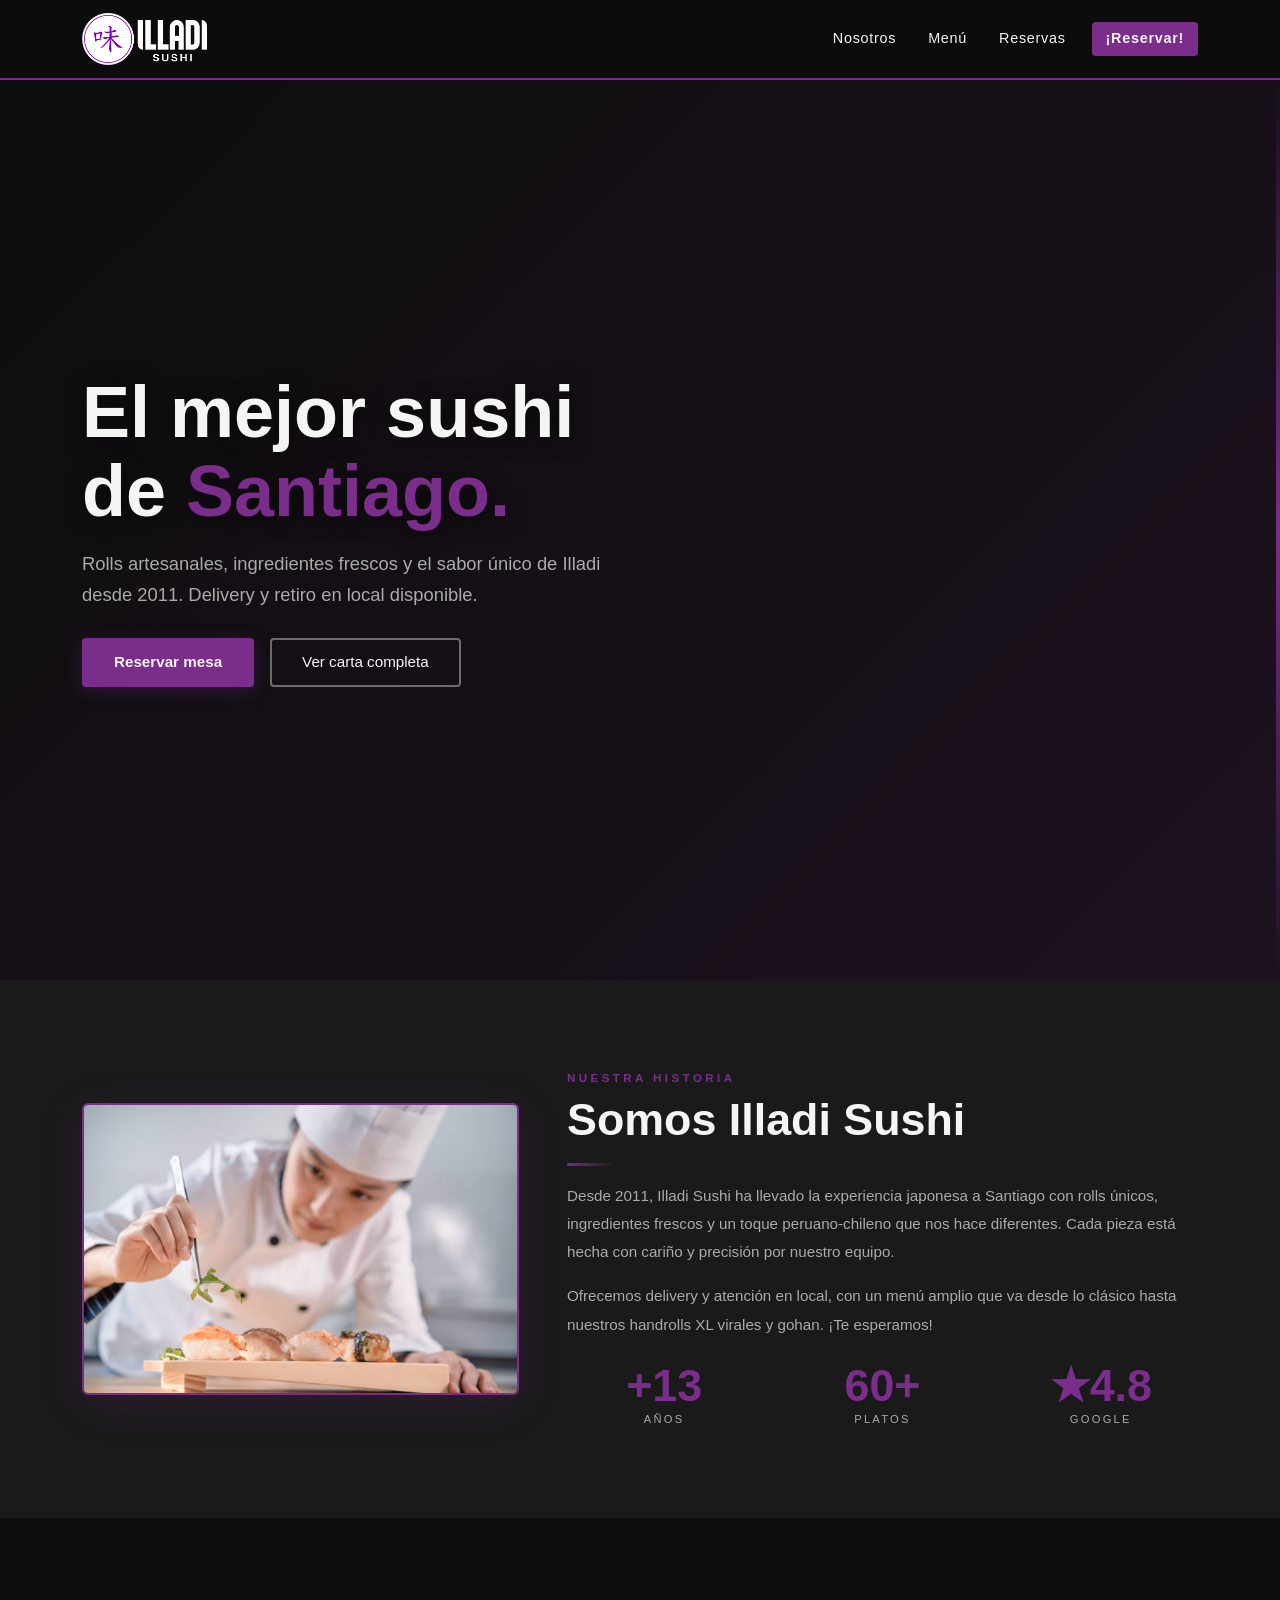
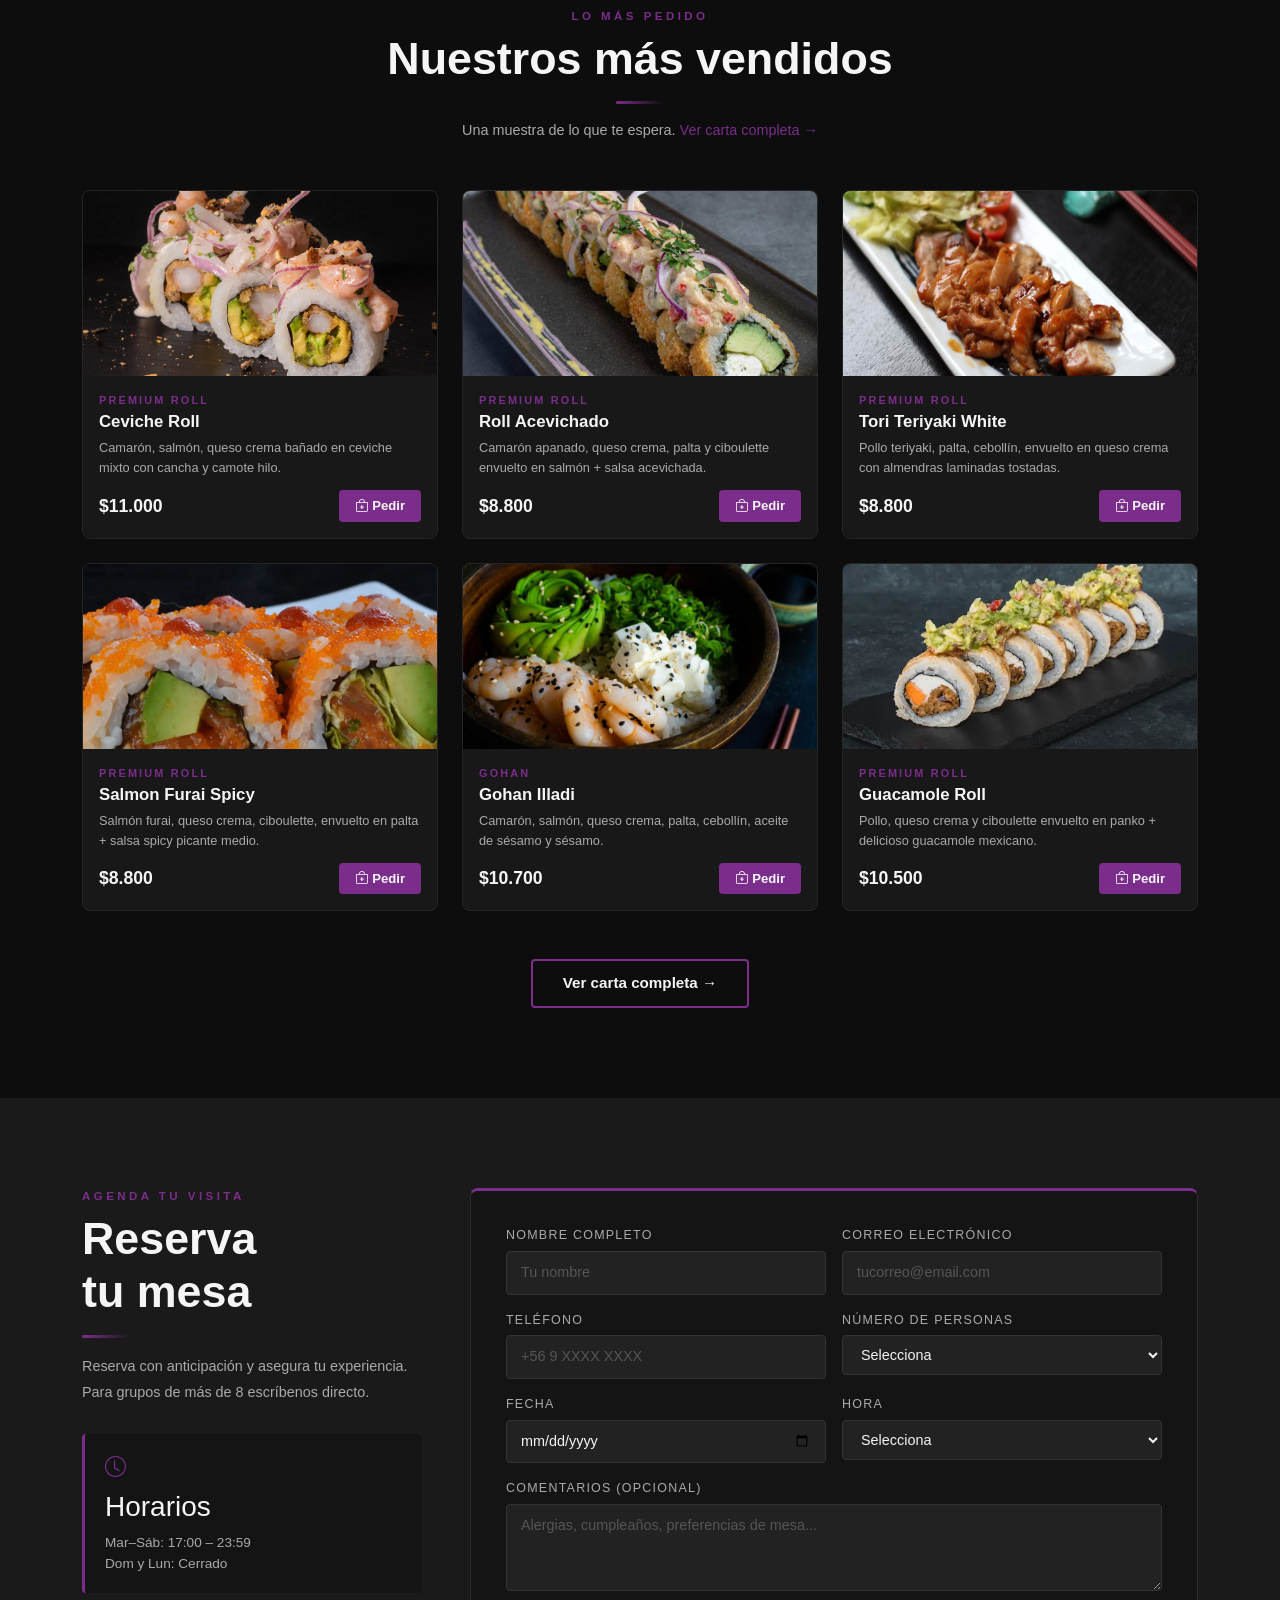
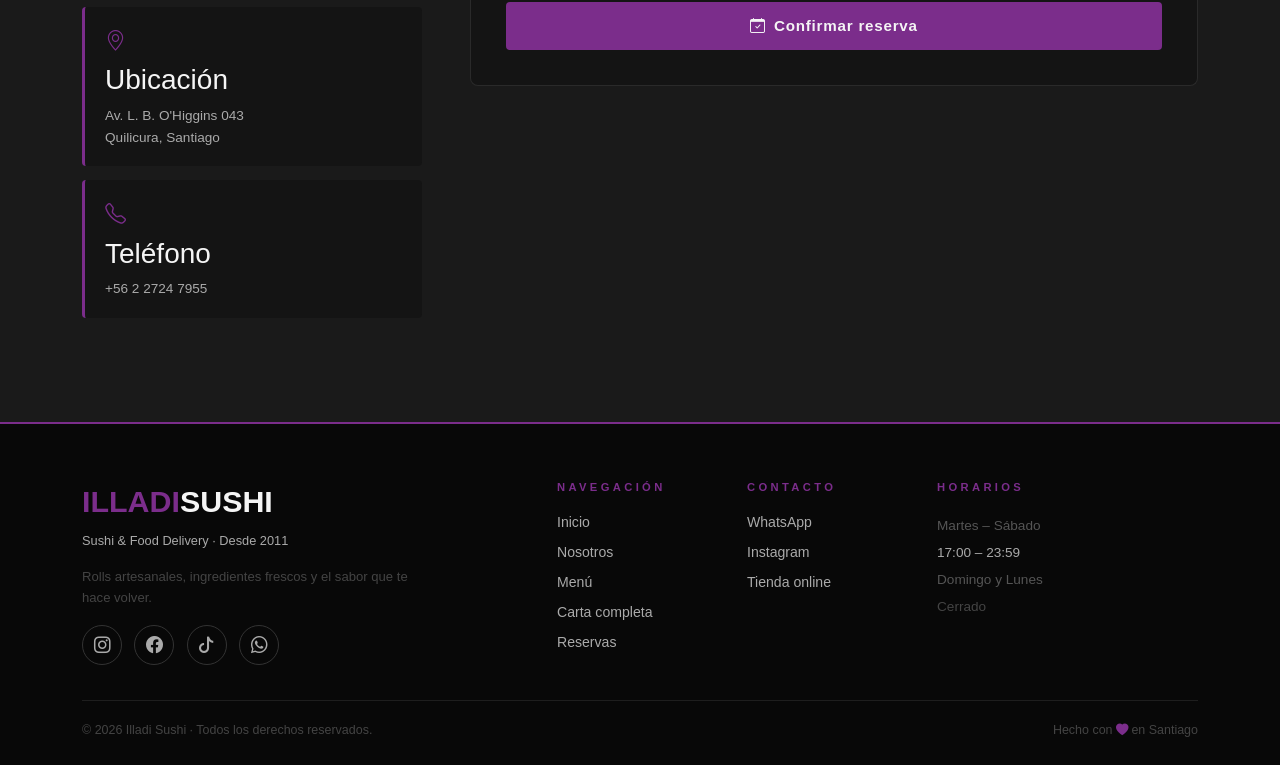
<file: index.html>
<!DOCTYPE html>
<html lang="es">
<head>
  <meta charset="UTF-8" />
  <meta name="viewport" content="width=device-width, initial-scale=1.0" />
  <title>Illadi Sushi · Sushi & Food Delivery</title>

  <!-- Bootstrap 5 CSS -->
  <link href="https://cdn.jsdelivr.net/npm/bootstrap@5.3.3/dist/css/bootstrap.min.css" rel="stylesheet" />
  <!-- Bootstrap Icons -->
  <link href="https://cdn.jsdelivr.net/npm/bootstrap-icons@1.11.3/font/bootstrap-icons.min.css" rel="stylesheet" />
  <!-- Estilos propios del index -->
  <link rel="stylesheet" href="/assets/style.css" />
</head>
<body>

  <!-- =============================================
       HEADER — Navbar principal
       ============================================= -->
  <header>
    <nav class="navbar navbar-expand-lg sticky-top" aria-label="Navegación principal">
      <div class="container">

        <!-- Logo -->
        <a class="navbar-brand" href="#" aria-label="Illadi Sushi - Inicio">
          <img src="/assets/imagenes/logo1.png" alt="Logo Illadi Sushi" />
        </a>

        <!-- Botón hamburguesa (visible solo en móvil) -->
        <button
          class="navbar-toggler"
          type="button"
          data-bs-toggle="collapse"
          data-bs-target="#menuNavbar"
          aria-controls="menuNavbar"
          aria-expanded="false"
          aria-label="Abrir menú de navegación"
        >
          <span class="navbar-toggler-icon"></span>
        </button>

        <!-- Links de navegación -->
        <div class="collapse navbar-collapse" id="menuNavbar">
          <ul class="navbar-nav ms-auto align-items-lg-center gap-lg-1">
            <li class="nav-item"><a class="nav-link" href="#nosotros">Nosotros</a></li>
            <li class="nav-item"><a class="nav-link" href="#menu">Menú</a></li>
            <li class="nav-item"><a class="nav-link" href="#reservas">Reservas</a></li>
            <li class="nav-item ms-lg-2">
              <a class="nav-link btn-nav-reserva" href="#reservas">¡Reservar!</a>
            </li>
          </ul>
        </div>

      </div>
    </nav>
  </header>


  <!-- =============================================
       MAIN — Contenido principal
       ============================================= -->
  <main>

    <!-- SECCIÓN: HERO -->
    <section id="hero" aria-label="Bienvenida Illadi Sushi">
      <div class="container">
        <div class="row">
          <div class="col-lg-7">
            <h1 class="hero-titulo">
              El mejor sushi<br>de <span>Santiago.</span>
            </h1>
            <p class="hero-subtitulo">
              Rolls artesanales, ingredientes frescos y el sabor único de Illadi desde 2011.
              Delivery y retiro en local disponible.
            </p>
            <div class="d-flex flex-wrap gap-3">
              <a href="#reservas" class="btn-hero">Reservar mesa</a>
              <a href="carta.html" class="btn-hero-borde">Ver carta completa</a>
            </div>
          </div>
        </div>
      </div>
    </section>


    <!-- SECCIÓN: NOSOTROS -->
    <section id="nosotros" aria-label="Sobre nosotros">
      <div class="container">
        <div class="row align-items-center g-5">

          <!-- Imagen -->
          <div class="col-lg-5 text-center">
            <img
              src="/assets/imagenes/Chef preparando sushi.jpg"
              alt="Chef preparando sushi en Illadi"
              class="foto-nosotros"
            />
          </div>

          <!-- Texto -->
          <div class="col-lg-7">
            <span class="seccion-label">Nuestra historia</span>
            <h2 class="seccion-titulo">Somos Illadi Sushi</h2>
            <div class="linea-morada"></div>
            <p>
              Desde 2011, Illadi Sushi ha llevado la experiencia japonesa a Santiago con rolls únicos,
              ingredientes frescos y un toque peruano-chileno que nos hace diferentes. Cada pieza está
              hecha con cariño y precisión por nuestro equipo.
            </p>
            <p class="mt-3">
              Ofrecemos delivery y atención en local, con un menú amplio que va desde lo clásico hasta
              nuestros handrolls XL virales y gohan. ¡Te esperamos!
            </p>

            <!-- Stats -->
            <div class="row mt-4 text-center">
              <div class="col-4">
                <div class="stat-numero">+13</div>
                <div class="stat-label">Años</div>
              </div>
              <div class="col-4">
                <div class="stat-numero">60+</div>
                <div class="stat-label">Platos</div>
              </div>
              <div class="col-4">
                <div class="stat-numero">★4.8</div>
                <div class="stat-label">Google</div>
              </div>
            </div>
          </div>

        </div>
      </div>
    </section>


    <!-- SECCIÓN: MENÚ (más vendidos) -->
    <section id="menu" aria-label="Menú destacado">
      <div class="container">

        <div class="text-center mb-5">
          <span class="seccion-label">Lo más pedido</span>
          <h2 class="seccion-titulo">Nuestros más vendidos</h2>
          <div class="linea-morada mx-auto"></div>
          <p style="color: var(--gris-texto); font-size: 0.9rem; margin-top: 8px;">
            Una muestra de lo que te espera.
            <a href="carta.html" style="color: var(--morado); text-decoration: none;">Ver carta completa →</a>
          </p>
        </div>

        <!-- Grid de productos -->
        <div class="row g-4">

          <!-- Card 1 -->
          <article class="col-sm-6 col-lg-4">
            <div class="card-menu">
              <img
                src="/assets/imagenes/CevicheRoll.webp"
                alt="Ceviche Roll"
              />
              <div class="card-menu-body">
                <div class="card-categoria">Premium Roll</div>
                <h3 class="card-nombre">Ceviche Roll</h3>
                <p class="card-descripcion">
                  Camarón, salmón, queso crema bañado en ceviche mixto con cancha y camote hilo.
                </p>
                <div class="card-footer-menu">
                  <span class="card-precio">$11.000</span>
                  <button class="btn-pedir" onclick="pedirProducto('Ceviche Roll')">
                    <i class="bi bi-bag-plus me-1"></i>Pedir
                  </button>
                </div>
              </div>
            </div>
          </article>

          <!-- Card 2 -->
          <article class="col-sm-6 col-lg-4">
            <div class="card-menu">
              <img
                src="/assets/imagenes/RollAcevichado.jpg"
                alt="Roll Acevichado"
              />
              <div class="card-menu-body">
                <div class="card-categoria">Premium Roll</div>
                <h3 class="card-nombre">Roll Acevichado</h3>
                <p class="card-descripcion">
                  Camarón apanado, queso crema, palta y ciboulette envuelto en salmón + salsa acevichada.
                </p>
                <div class="card-footer-menu">
                  <span class="card-precio">$8.800</span>
                  <button class="btn-pedir" onclick="pedirProducto('Roll Acevichado')">
                    <i class="bi bi-bag-plus me-1"></i>Pedir
                  </button>
                </div>
              </div>
            </div>
          </article>

          <!-- Card 3 -->
          <article class="col-sm-6 col-lg-4">
            <div class="card-menu">
              <img
                src="/assets/imagenes/ToriTeriyakiWhite.webp"
                alt="Tori Teriyaki White"
              />
              <div class="card-menu-body">
                <div class="card-categoria">Premium Roll</div>
                <h3 class="card-nombre">Tori Teriyaki White</h3>
                <p class="card-descripcion">
                  Pollo teriyaki, palta, cebollín, envuelto en queso crema con almendras laminadas tostadas.
                </p>
                <div class="card-footer-menu">
                  <span class="card-precio">$8.800</span>
                  <button class="btn-pedir" onclick="pedirProducto('Tori Teriyaki White')">
                    <i class="bi bi-bag-plus me-1"></i>Pedir
                  </button>
                </div>
              </div>
            </div>
          </article>

          <!-- Card 4 -->
          <article class="col-sm-6 col-lg-4">
            <div class="card-menu">
              <img
                src="/assets/imagenes/SalmonFuraiSpicy.webp"
                alt="Salmon Furai Spicy"
              />
              <div class="card-menu-body">
                <div class="card-categoria">Premium Roll</div>
                <h3 class="card-nombre">Salmon Furai Spicy</h3>
                <p class="card-descripcion">
                  Salmón furai, queso crema, ciboulette, envuelto en palta + salsa spicy picante medio.
                </p>
                <div class="card-footer-menu">
                  <span class="card-precio">$8.800</span>
                  <button class="btn-pedir" onclick="pedirProducto('Salmon Furai Spicy')">
                    <i class="bi bi-bag-plus me-1"></i>Pedir
                  </button>
                </div>
              </div>
            </div>
          </article>

          <!-- Card 5 -->
          <article class="col-sm-6 col-lg-4">
            <div class="card-menu">
              <img
                src="/assets/imagenes/GohanIlladi.webp"
                alt="Gohan Illadi"
              />
              <div class="card-menu-body">
                <div class="card-categoria">Gohan</div>
                <h3 class="card-nombre">Gohan Illadi</h3>
                <p class="card-descripcion">
                  Camarón, salmón, queso crema, palta, cebollín, aceite de sésamo y sésamo.
                </p>
                <div class="card-footer-menu">
                  <span class="card-precio">$10.700</span>
                  <button class="btn-pedir" onclick="pedirProducto('Gohan Illadi')">
                    <i class="bi bi-bag-plus me-1"></i>Pedir
                  </button>
                </div>
              </div>
            </div>
          </article>

          <!-- Card 6 -->
          <article class="col-sm-6 col-lg-4">
            <div class="card-menu">
              <img
                src="/assets/imagenes/GuacamoleRoll.webp"
                alt="Guacamole Roll"
              />
              <div class="card-menu-body">
                <div class="card-categoria">Premium Roll</div>
                <h3 class="card-nombre">Guacamole Roll</h3>
                <p class="card-descripcion">
                  Pollo, queso crema y ciboulette envuelto en panko + delicioso guacamole mexicano.
                </p>
                <div class="card-footer-menu">
                  <span class="card-precio">$10.500</span>
                  <button class="btn-pedir" onclick="pedirProducto('Guacamole Roll')">
                    <i class="bi bi-bag-plus me-1"></i>Pedir
                  </button>
                </div>
              </div>
            </div>
          </article>

        </div>

        <!-- Botón carta completa -->
        <div class="text-center mt-5">
          <a href="carta.html" class="btn-ver-carta">Ver carta completa →</a>
        </div>

      </div>
    </section>


    <!-- SECCIÓN: RESERVAS -->
    <section id="reservas" aria-label="Formulario de reservas">
      <div class="container">
        <div class="row g-5">

          <!-- Info lateral -->
          <aside class="col-lg-4">
            <span class="seccion-label">Agenda tu visita</span>
            <h2 class="seccion-titulo">Reserva<br>tu mesa</h2>
            <div class="linea-morada"></div>
            <p style="color: var(--gris-texto); font-size: 0.9rem; line-height: 1.8; margin-bottom: 28px;">
              Reserva con anticipación y asegura tu experiencia. Para grupos de más de 8 escríbenos directo.
            </p>

            <div class="info-reserva">
              <i class="bi bi-clock" aria-hidden="true"></i>
              <h3>Horarios</h3>
              <p>Mar–Sáb: 17:00 – 23:59<br>Dom y Lun: Cerrado</p>
            </div>

            <div class="info-reserva">
              <i class="bi bi-geo-alt" aria-hidden="true"></i>
              <h3>Ubicación</h3>
              <p>Av. L. B. O'Higgins 043<br>Quilicura, Santiago</p>
            </div>

            <div class="info-reserva">
              <i class="bi bi-telephone" aria-hidden="true"></i>
              <h3>Teléfono</h3>
              <p>+56 2 2724 7955</p>
            </div>
          </aside>

          <!-- Formulario -->
          <div class="col-lg-8">
            <div class="caja-formulario">
              <div class="row g-3">

                <div class="col-md-6">
                  <label class="label-illadi" for="nombre">Nombre completo</label>
                  <input type="text" id="nombre" class="input-illadi" placeholder="Tu nombre" />
                </div>

                <div class="col-md-6">
                  <label class="label-illadi" for="email">Correo electrónico</label>
                  <input type="email" id="email" class="input-illadi" placeholder="tucorreo@email.com" />
                </div>

                <div class="col-md-6">
                  <label class="label-illadi" for="telefono">Teléfono</label>
                  <input type="tel" id="telefono" class="input-illadi" placeholder="+56 9 XXXX XXXX" />
                </div>

                <div class="col-md-6">
                  <label class="label-illadi" for="personas">Número de personas</label>
                  <select id="personas" class="input-illadi">
                    <option value="">Selecciona</option>
                    <option>1 persona</option>
                    <option>2 personas</option>
                    <option>3 personas</option>
                    <option>4 personas</option>
                    <option>5 – 6 personas</option>
                    <option>7 – 8 personas</option>
                  </select>
                </div>

                <div class="col-md-6">
                  <label class="label-illadi" for="fecha">Fecha</label>
                  <input type="date" id="fecha" class="input-illadi" />
                </div>

                <div class="col-md-6">
                  <label class="label-illadi" for="hora">Hora</label>
                  <select id="hora" class="input-illadi">
                    <option value="">Selecciona</option>
                    <option>17:00</option>
                    <option>17:30</option>
                    <option>18:00</option>
                    <option>18:30</option>
                    <option>19:00</option>
                    <option>19:30</option>
                    <option>20:00</option>
                    <option>20:30</option>
                    <option>21:00</option>
                    <option>21:30</option>
                    <option>22:00</option>
                  </select>
                </div>

                <div class="col-12">
                  <label class="label-illadi" for="comentarios">Comentarios (opcional)</label>
                  <textarea id="comentarios" class="input-illadi" rows="3"
                    placeholder="Alergias, cumpleaños, preferencias de mesa..."></textarea>
                </div>

                <div class="col-12 mt-1">
                  <button class="btn-reservar" onclick="enviarReserva()">
                    <i class="bi bi-calendar-check me-2"></i>Confirmar reserva
                  </button>
                </div>

              </div>
            </div>
          </div>

        </div>
      </div>
    </section>

  </main>


  <!-- =============================================
       FOOTER
       ============================================= -->
  <footer>
    <div class="container">
      <div class="row g-4">

        <!-- Marca y redes -->
        <div class="col-lg-4">
          <a href="#" class="footer-marca" aria-label="Illadi Sushi inicio">
            <span>ILLADI</span>SUSHI
          </a>
          <p class="footer-tagline">Sushi & Food Delivery · Desde 2011</p>
          <p style="color: #444; font-size: 0.82rem; margin-top: 12px; line-height: 1.65;">
            Rolls artesanales, ingredientes frescos y el sabor que te hace volver.
          </p>
          <nav class="mt-3" aria-label="Redes sociales">
            <button class="btn-social" onclick="abrirRed('Instagram')" aria-label="Instagram">
              <i class="bi bi-instagram" aria-hidden="true"></i>
            </button>
            <button class="btn-social" onclick="abrirRed('Facebook')" aria-label="Facebook">
              <i class="bi bi-facebook" aria-hidden="true"></i>
            </button>
            <button class="btn-social" onclick="abrirRed('TikTok')" aria-label="TikTok">
              <i class="bi bi-tiktok" aria-hidden="true"></i>
            </button>
            <button class="btn-social" onclick="abrirRed('WhatsApp')" aria-label="WhatsApp">
              <i class="bi bi-whatsapp" aria-hidden="true"></i>
            </button>
          </nav>
        </div>

        <!-- Navegación -->
        <div class="col-6 col-lg-2 offset-lg-1">
          <p class="footer-titulo">Navegación</p>
          <nav aria-label="Footer navegación">
            <a href="#" class="footer-link">Inicio</a>
            <a href="#nosotros" class="footer-link">Nosotros</a>
            <a href="#menu" class="footer-link">Menú</a>
            <a href="carta.html" class="footer-link">Carta completa</a>
            <a href="#reservas" class="footer-link">Reservas</a>
          </nav>
        </div>

        <!-- Contacto -->
        <div class="col-6 col-lg-2">
          <p class="footer-titulo">Contacto</p>
          <a href="#" class="footer-link">WhatsApp</a>
          <a href="#" class="footer-link">Instagram</a>
          <a href="https://tienda.illadi.cl" class="footer-link" target="_blank" rel="noopener">Tienda online</a>
        </div>

        <!-- Horarios -->
        <div class="col-lg-3">
          <p class="footer-titulo">Horarios</p>
          <p style="color: #555; font-size: 0.85rem; line-height: 2; margin: 0;">
            Martes – Sábado<br>
            <span style="color: var(--gris-texto);">17:00 – 23:59</span><br>
            Domingo y Lunes<br>
            <span style="color: #444;">Cerrado</span>
          </p>
        </div>

      </div>

      <div class="footer-bottom">
        <span>© 2026 Illadi Sushi · Todos los derechos reservados.</span>
        <span>Hecho con <i class="bi bi-heart-fill" style="color: var(--morado);"></i> en Santiago</span>
      </div>
    </div>
  </footer>


  <!-- Bootstrap JS -->
  <script src="https://cdn.jsdelivr.net/npm/bootstrap@5.3.3/dist/js/bootstrap.bundle.min.js"></script>
  <!-- JS propio del index -->
  <script src="/assets/main.js"></script>

</body>
</html>
</file>
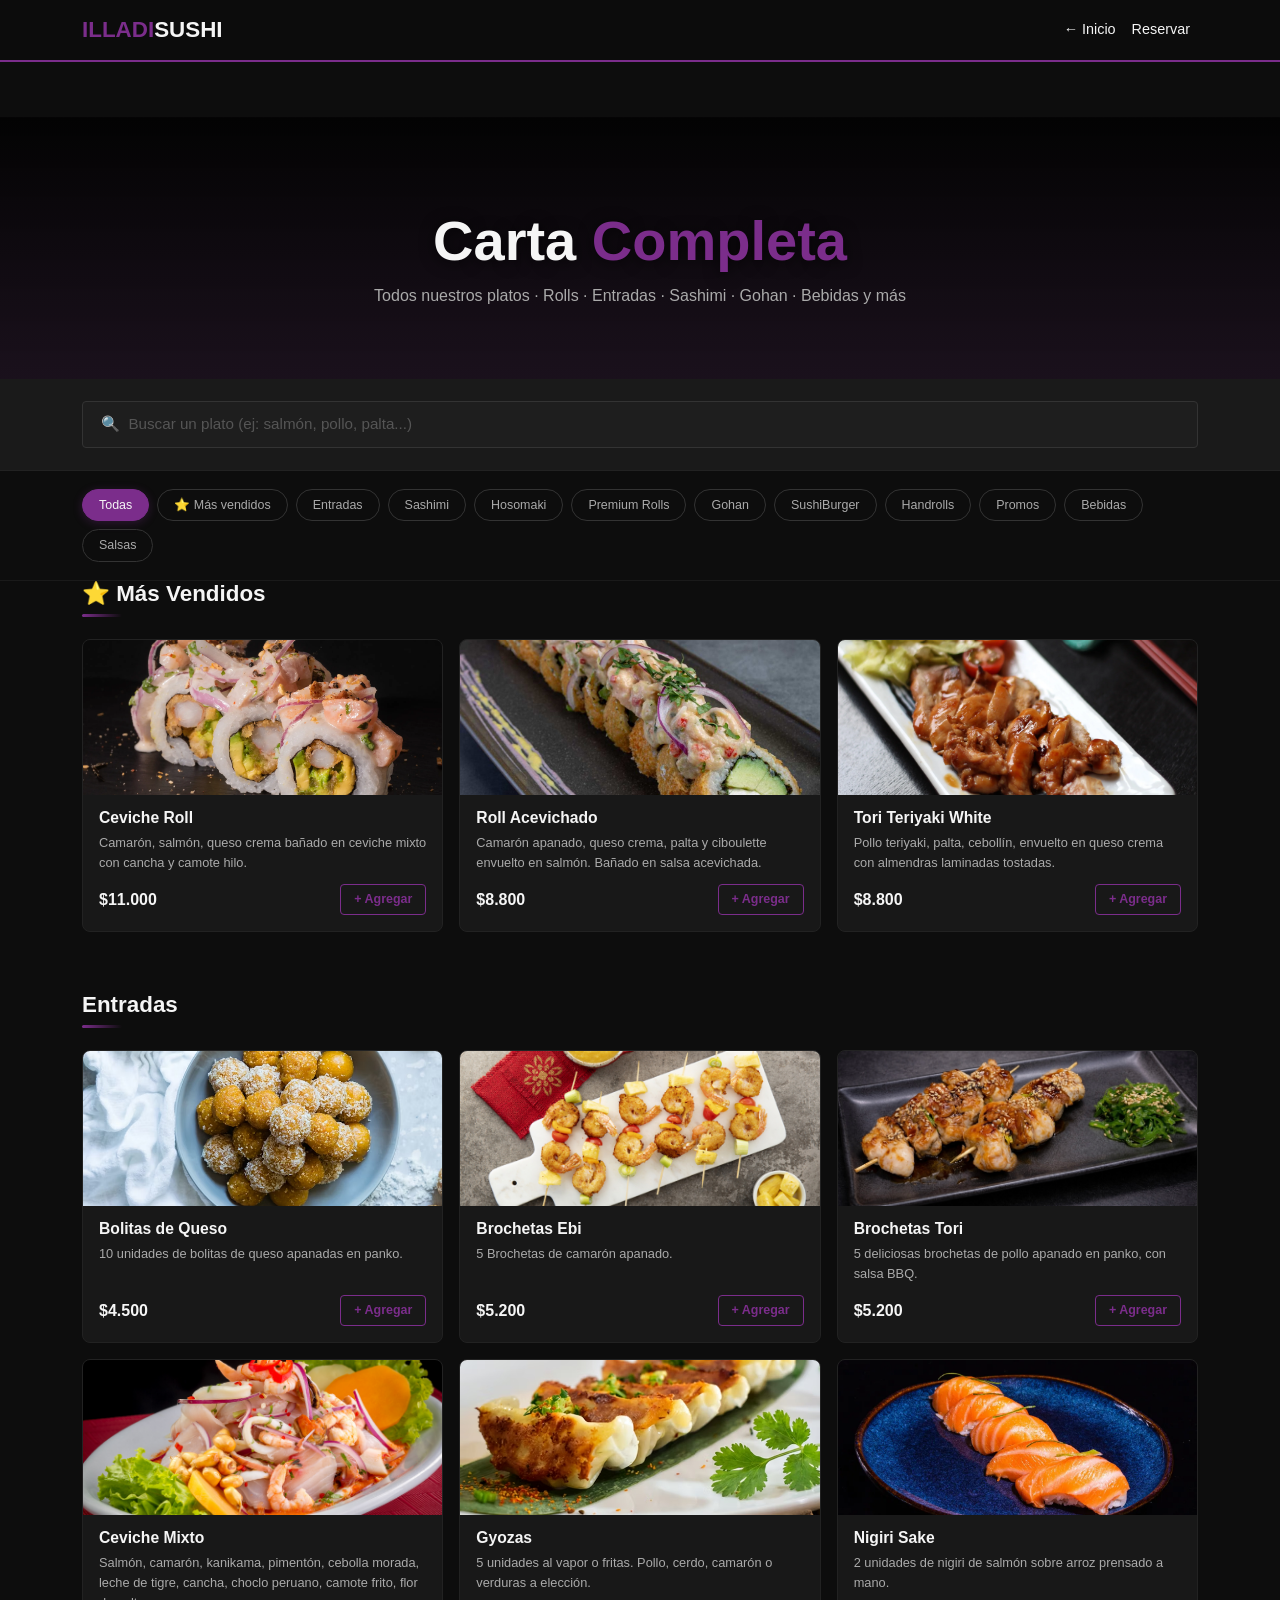
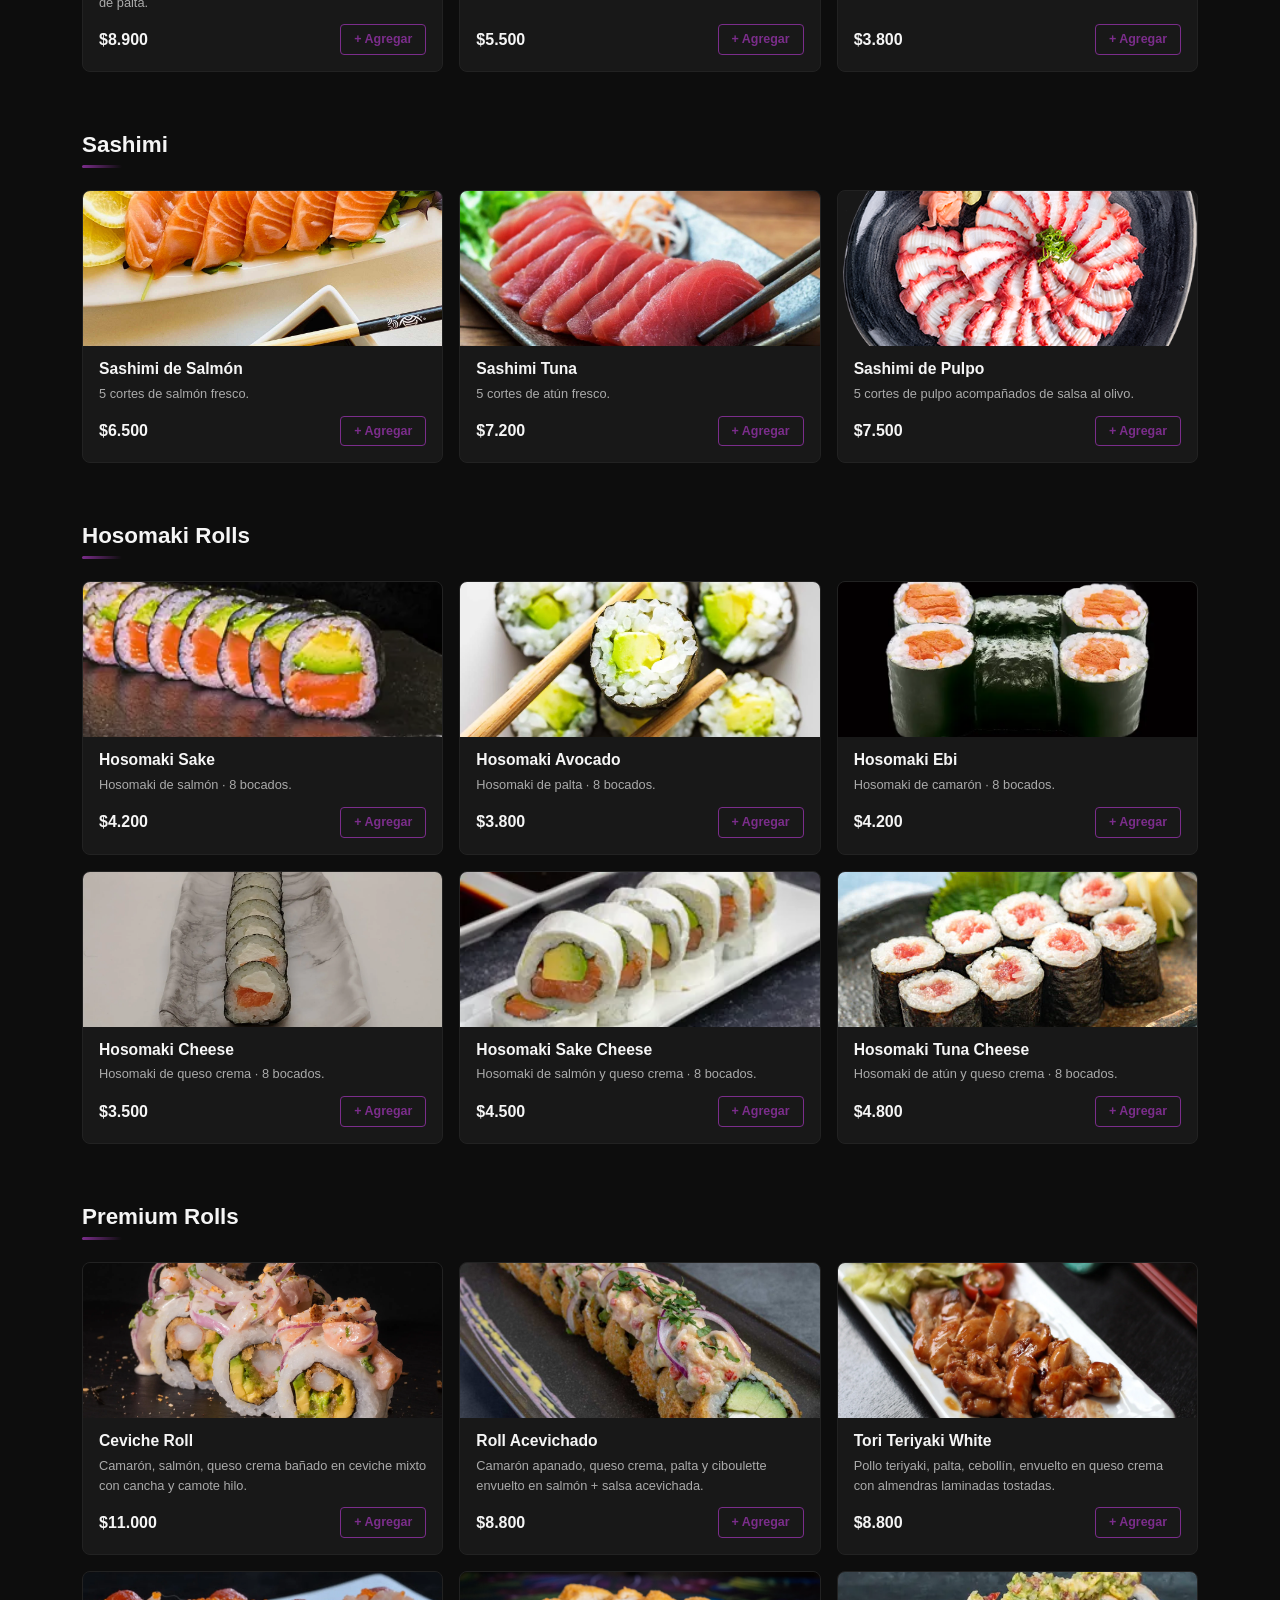
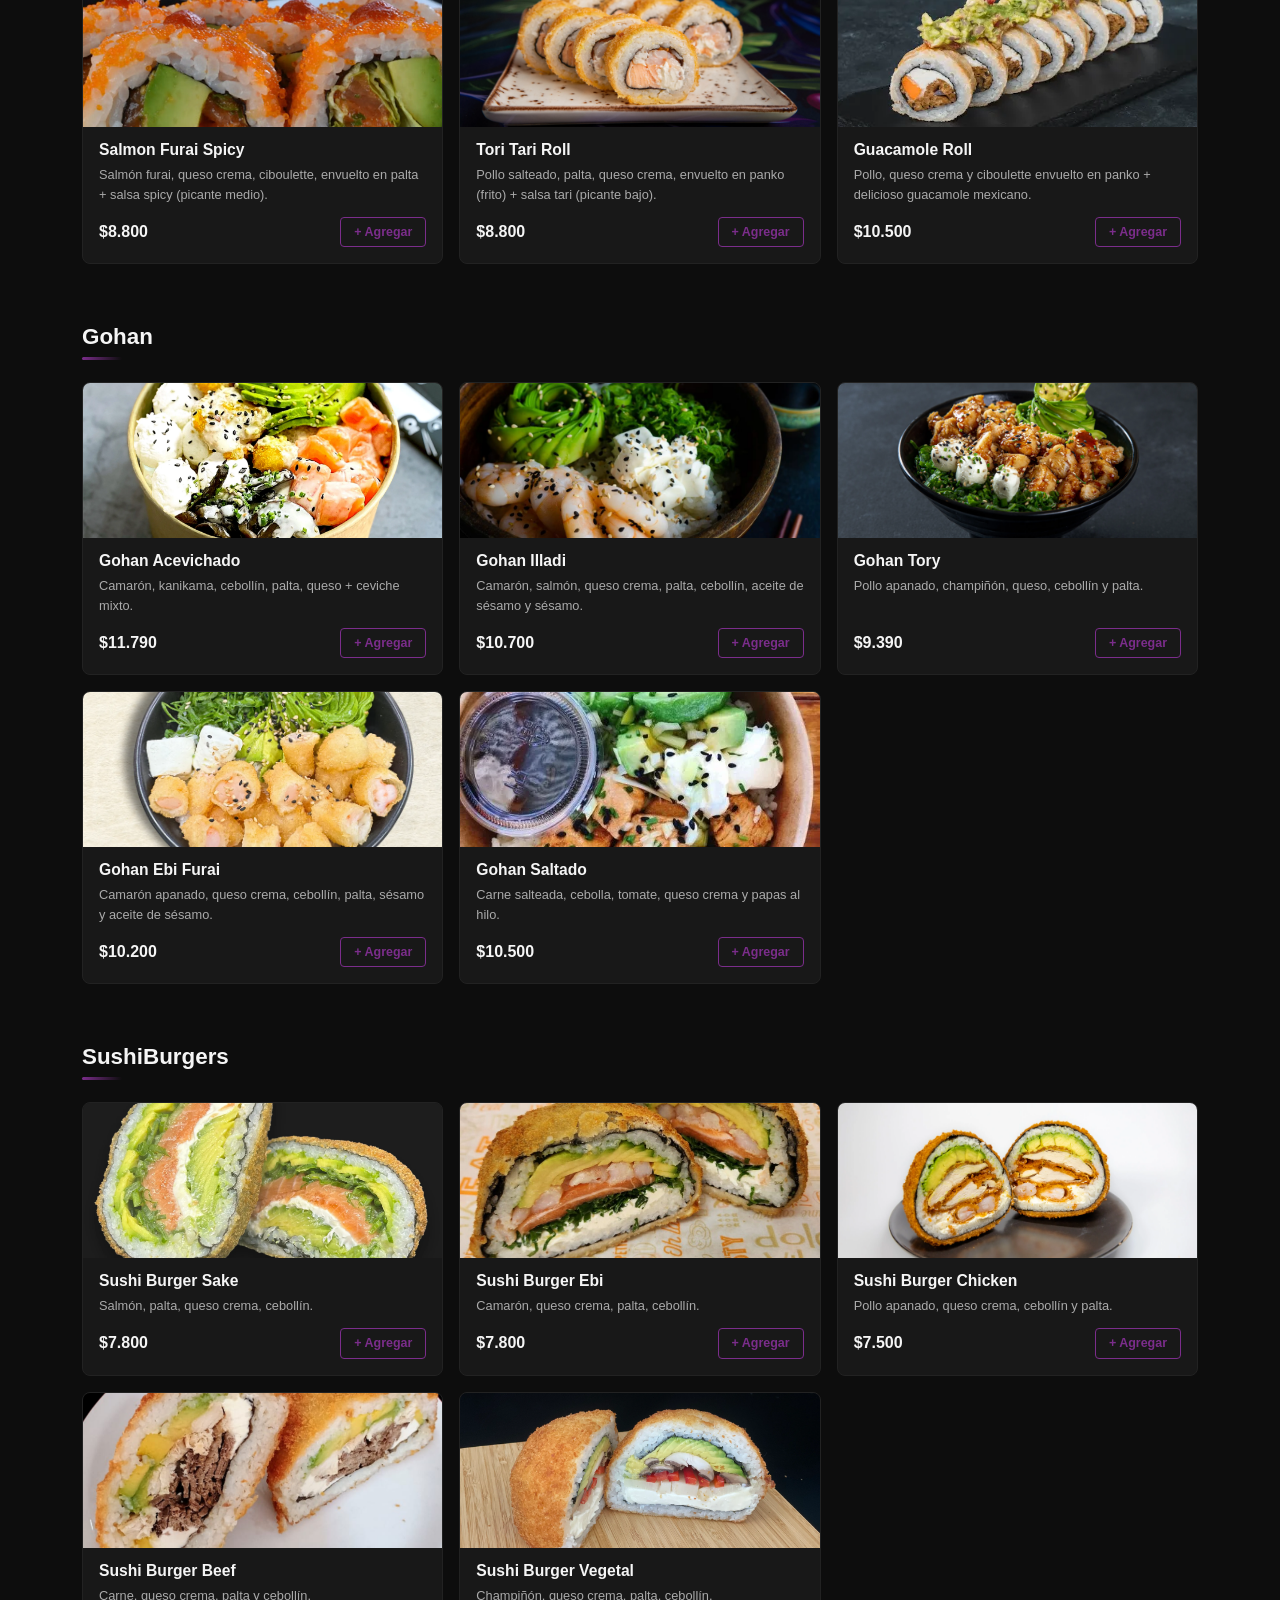
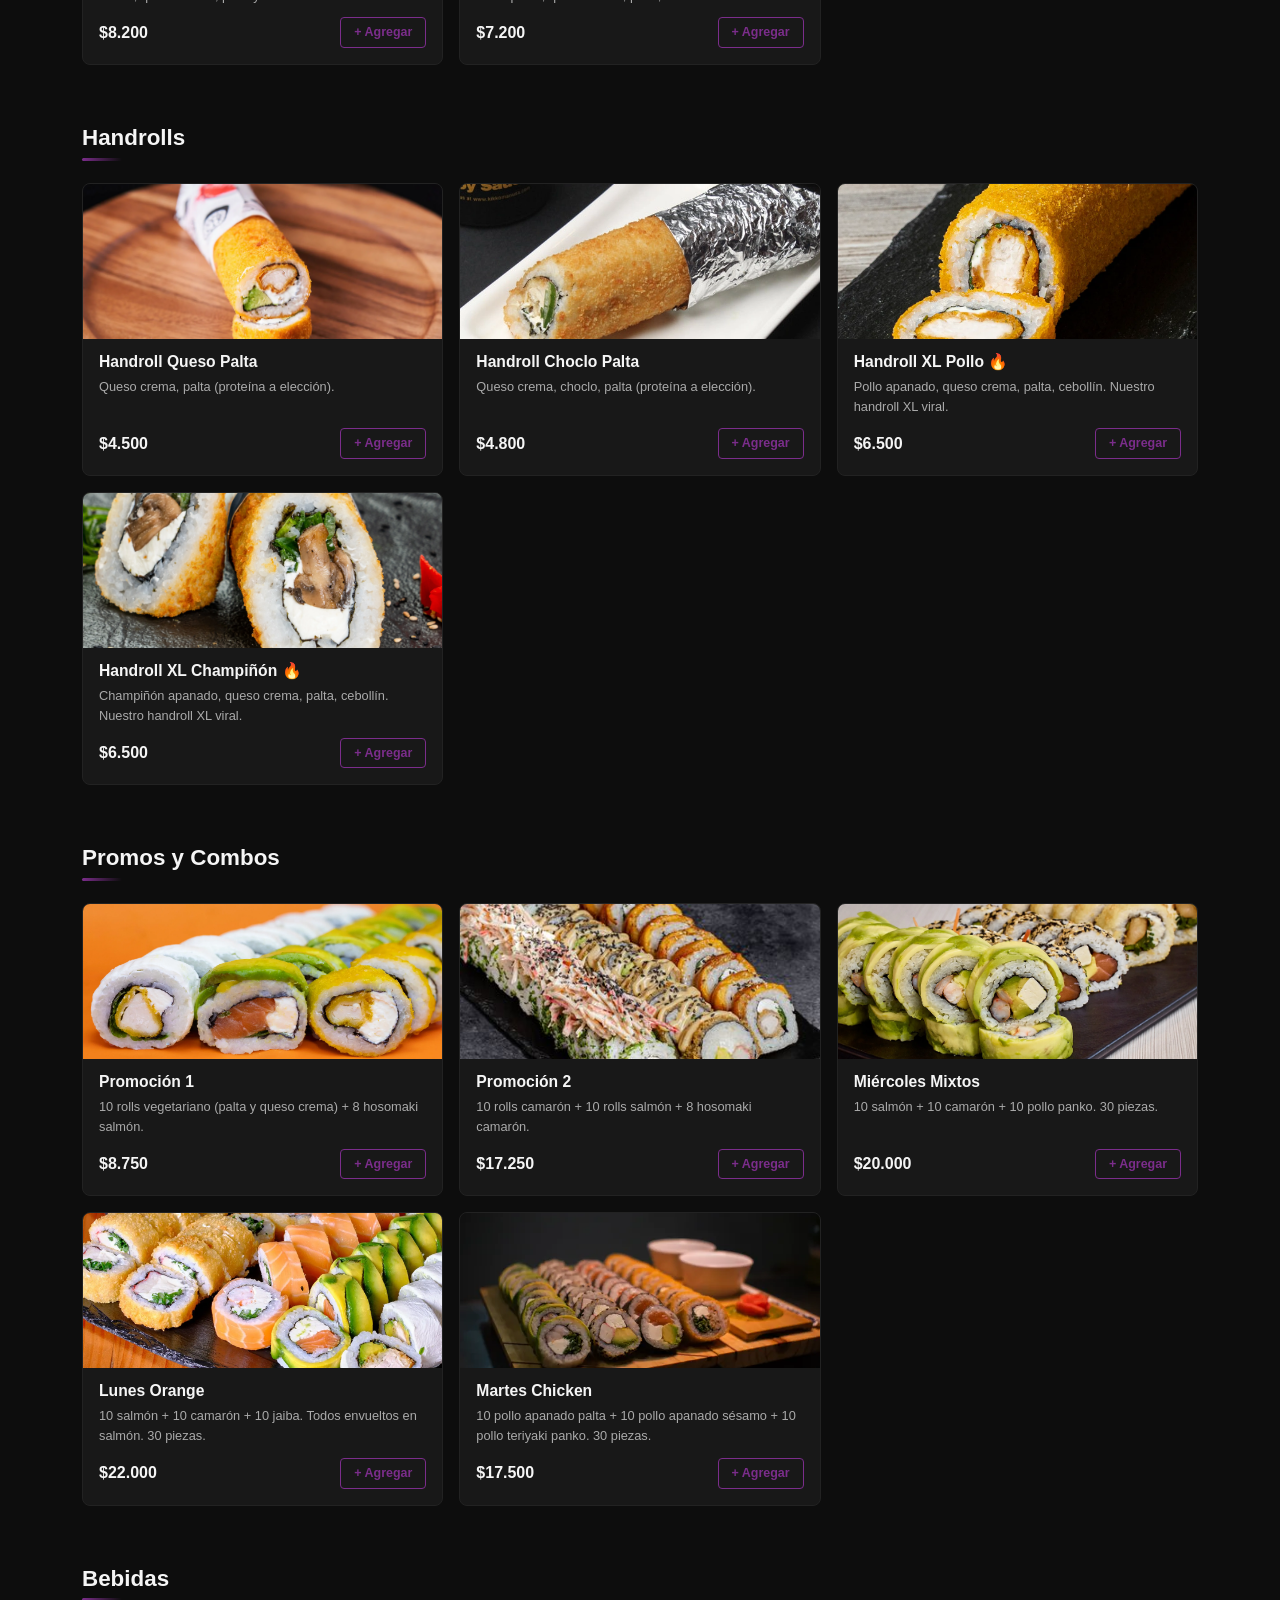
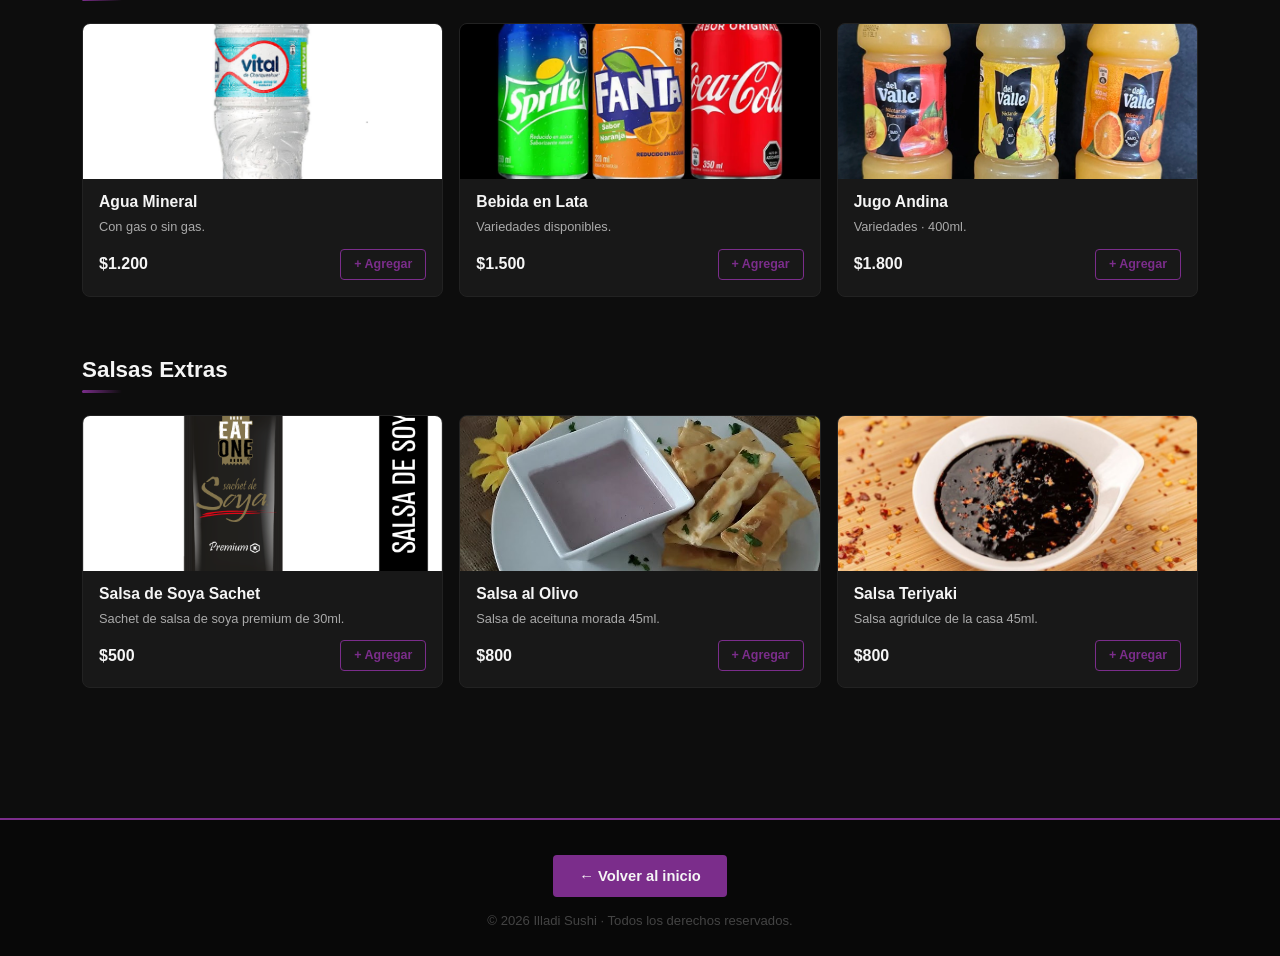
<file: carta.html>
<!DOCTYPE html>
<html lang="es">
<head>
  <meta charset="UTF-8" />
  <meta name="viewport" content="width=device-width, initial-scale=1.0" />
  <title>Carta Completa · Illadi Sushi</title>

  <!-- Bootstrap 5 CSS -->
  <link href="https://cdn.jsdelivr.net/npm/bootstrap@5.3.3/dist/css/bootstrap.min.css" rel="stylesheet" />
  <!-- Bootstrap Icons -->
  <link href="https://cdn.jsdelivr.net/npm/bootstrap-icons@1.11.3/font/bootstrap-icons.min.css" rel="stylesheet" />
  <!-- Estilos propios de la carta -->
  <link rel="stylesheet" href="/assets/carta.css" />
</head>
<body>

  <!-- =============================================
       HEADER — Navbar
       ============================================= -->
  <header>
    <nav class="navbar navbar-expand-lg sticky-top" aria-label="Navegación carta">
      <div class="container">
        <a class="navbar-brand" href="index.html" aria-label="Volver a inicio">
          <span>ILLADI</span>SUSHI
        </a>

        <button
          class="navbar-toggler"
          type="button"
          data-bs-toggle="collapse"
          data-bs-target="#navCarta"
          aria-controls="navCarta"
          aria-expanded="false"
          aria-label="Abrir menú"
        >
          <span class="navbar-toggler-icon"></span>
        </button>

        <div class="collapse navbar-collapse" id="navCarta">
          <ul class="navbar-nav ms-auto">
            <li class="nav-item"><a class="nav-link" href="index.html">← Inicio</a></li>
            <li class="nav-item"><a class="nav-link" href="index.html#reservas">Reservar</a></li>
          </ul>
        </div>
      </div>
    </nav>
  </header>


  <!-- =============================================
       MAIN — Carta completa
       ============================================= -->
  <main>

    <!-- Cabecera decorativa -->
    <div class="cabecera-carta">
      <div class="container">
        <h1>Carta <span>Completa</span></h1>
        <p>Todos nuestros platos · Rolls · Entradas · Sashimi · Gohan · Bebidas y más</p>
      </div>
    </div>

    <!-- Buscador -->
    <div class="buscador-wrap">
      <div class="container">
        <input
          type="search"
          id="buscador"
          placeholder="🔍  Buscar un plato (ej: salmón, pollo, palta...)"
          oninput="buscarPlato()"
          aria-label="Buscar platos en la carta"
        />
      </div>
    </div>

    <!-- Filtros por categoría -->
    <div class="filtros-wrap">
      <div class="container">
        <div class="d-flex flex-wrap gap-2" role="group" aria-label="Filtrar por categoría">
          <button class="btn-filtro activo" onclick="filtrarCategoria('todas', this)">Todas</button>
          <button class="btn-filtro" onclick="filtrarCategoria('mas-vendidos', this)">⭐ Más vendidos</button>
          <button class="btn-filtro" onclick="filtrarCategoria('entradas', this)">Entradas</button>
          <button class="btn-filtro" onclick="filtrarCategoria('sashimi', this)">Sashimi</button>
          <button class="btn-filtro" onclick="filtrarCategoria('hosomaki', this)">Hosomaki</button>
          <button class="btn-filtro" onclick="filtrarCategoria('premium', this)">Premium Rolls</button>
          <button class="btn-filtro" onclick="filtrarCategoria('gohan', this)">Gohan</button>
          <button class="btn-filtro" onclick="filtrarCategoria('sushiburger', this)">SushiBurger</button>
          <button class="btn-filtro" onclick="filtrarCategoria('handrolls', this)">Handrolls</button>
          <button class="btn-filtro" onclick="filtrarCategoria('promos', this)">Promos</button>
          <button class="btn-filtro" onclick="filtrarCategoria('bebidas', this)">Bebidas</button>
          <button class="btn-filtro" onclick="filtrarCategoria('salsas', this)">Salsas</button>
        </div>
      </div>
    </div>

    <!-- Contenido de platos -->
    <div class="container">

      <!-- Mensaje sin resultados -->
      <div id="sin-resultados" aria-live="polite">
        <i class="bi bi-search" aria-hidden="true"></i>
        No encontramos ese plato. Prueba con otra palabra.
      </div>

      <!-- ===== MÁS VENDIDOS ===== -->
      <section class="seccion-categoria" data-categoria="mas-vendidos" aria-label="Más vendidos">
        <h2 class="cat-titulo">⭐ Más Vendidos</h2>
        <div class="cat-linea"></div>
        <div class="row g-3">

          <div class="col-sm-6 col-lg-4">
            <article class="plato-card">
              <img class="plato-img" src="/assets/imagenes/CevicheRoll.webp" alt="Ceviche Roll" />
              <div class="plato-body">
                <h3 class="plato-nombre">Ceviche Roll</h3>
                <p class="plato-descripcion">Camarón, salmón, queso crema bañado en ceviche mixto con cancha y camote hilo.</p>
                <div class="plato-card-footer">
                  <span class="plato-precio">$11.000</span>
                  <button class="btn-plato" onclick="agregarPlato('Ceviche Roll')">+ Agregar</button>
                </div>
              </div>
            </article>
          </div>

          <div class="col-sm-6 col-lg-4">
            <article class="plato-card">
              <img class="plato-img" src="/assets/imagenes/RollAcevichado.jpg" alt="Roll Acevichado" />
              <div class="plato-body">
                <h3 class="plato-nombre">Roll Acevichado</h3>
                <p class="plato-descripcion">Camarón apanado, queso crema, palta y ciboulette envuelto en salmón. Bañado en salsa acevichada.</p>
                <div class="plato-card-footer">
                  <span class="plato-precio">$8.800</span>
                  <button class="btn-plato" onclick="agregarPlato('Roll Acevichado')">+ Agregar</button>
                </div>
              </div>
            </article>
          </div>

          <div class="col-sm-6 col-lg-4">
            <article class="plato-card">
              <img class="plato-img" src="/assets/imagenes/ToriTeriyakiWhite.webp" alt="Tori Teriyaki White" />
              <div class="plato-body">
                <h3 class="plato-nombre">Tori Teriyaki White</h3>
                <p class="plato-descripcion">Pollo teriyaki, palta, cebollín, envuelto en queso crema con almendras laminadas tostadas.</p>
                <div class="plato-card-footer">
                  <span class="plato-precio">$8.800</span>
                  <button class="btn-plato" onclick="agregarPlato('Tori Teriyaki White')">+ Agregar</button>
                </div>
              </div>
            </article>
          </div>

        </div>
      </section>

      <!-- ===== ENTRADAS ===== -->
      <section class="seccion-categoria" data-categoria="entradas" aria-label="Entradas">
        <h2 class="cat-titulo">Entradas</h2>
        <div class="cat-linea"></div>
        <div class="row g-3">

          <div class="col-sm-6 col-lg-4">
            <article class="plato-card">
              <img class="plato-img" src="/assets/imagenes/BolitasDeQueso.avif" alt="Bolitas de Queso" />
              <div class="plato-body">
                <h3 class="plato-nombre">Bolitas de Queso</h3>
                <p class="plato-descripcion">10 unidades de bolitas de queso apanadas en panko.</p>
                <div class="plato-card-footer">
                  <span class="plato-precio">$4.500</span>
                  <button class="btn-plato" onclick="agregarPlato('Bolitas de Queso')">+ Agregar</button>
                </div>
              </div>
            </article>
          </div>

          <div class="col-sm-6 col-lg-4">
            <article class="plato-card">
              <img class="plato-img" src="/assets/imagenes/BrochetasEbi.jpg" alt="Brochetas Ebi" />
              <div class="plato-body">
                <h3 class="plato-nombre">Brochetas Ebi</h3>
                <p class="plato-descripcion">5 Brochetas de camarón apanado.</p>
                <div class="plato-card-footer">
                  <span class="plato-precio">$5.200</span>
                  <button class="btn-plato" onclick="agregarPlato('Brochetas Ebi')">+ Agregar</button>
                </div>
              </div>
            </article>
          </div>

          <div class="col-sm-6 col-lg-4">
            <article class="plato-card">
              <img class="plato-img" src="/assets/imagenes/BrochetasTori.jpeg" alt="Brochetas Tori" />
              <div class="plato-body">
                <h3 class="plato-nombre">Brochetas Tori</h3>
                <p class="plato-descripcion">5 deliciosas brochetas de pollo apanado en panko, con salsa BBQ.</p>
                <div class="plato-card-footer">
                  <span class="plato-precio">$5.200</span>
                  <button class="btn-plato" onclick="agregarPlato('Brochetas Tori')">+ Agregar</button>
                </div>
              </div>
            </article>
          </div>

          <div class="col-sm-6 col-lg-4">
            <article class="plato-card">
              <img class="plato-img" src="/assets/imagenes/CevicheMixto.jpg" alt="Ceviche Mixto" />
              <div class="plato-body">
                <h3 class="plato-nombre">Ceviche Mixto</h3>
                <p class="plato-descripcion">Salmón, camarón, kanikama, pimentón, cebolla morada, leche de tigre, cancha, choclo peruano, camote frito, flor de palta.</p>
                <div class="plato-card-footer">
                  <span class="plato-precio">$8.900</span>
                  <button class="btn-plato" onclick="agregarPlato('Ceviche Mixto')">+ Agregar</button>
                </div>
              </div>
            </article>
          </div>

          <div class="col-sm-6 col-lg-4">
            <article class="plato-card">
              <img class="plato-img" src="/assets/imagenes/Gyozas.avif" alt="Gyozas" />
              <div class="plato-body">
                <h3 class="plato-nombre">Gyozas</h3>
                <p class="plato-descripcion">5 unidades al vapor o fritas. Pollo, cerdo, camarón o verduras a elección.</p>
                <div class="plato-card-footer">
                  <span class="plato-precio">$5.500</span>
                  <button class="btn-plato" onclick="agregarPlato('Gyozas')">+ Agregar</button>
                </div>
              </div>
            </article>
          </div>

          <div class="col-sm-6 col-lg-4">
            <article class="plato-card">
              <img class="plato-img" src="/assets/imagenes/NigiriSake.webp" alt="Nigiri Sake" />
              <div class="plato-body">
                <h3 class="plato-nombre">Nigiri Sake</h3>
                <p class="plato-descripcion">2 unidades de nigiri de salmón sobre arroz prensado a mano.</p>
                <div class="plato-card-footer">
                  <span class="plato-precio">$3.800</span>
                  <button class="btn-plato" onclick="agregarPlato('Nigiri Sake')">+ Agregar</button>
                </div>
              </div>
            </article>
          </div>

        </div>
      </section>

      <!-- ===== SASHIMI ===== -->
      <section class="seccion-categoria" data-categoria="sashimi" aria-label="Sashimi">
        <h2 class="cat-titulo">Sashimi</h2>
        <div class="cat-linea"></div>
        <div class="row g-3">

          <div class="col-sm-6 col-lg-4">
            <article class="plato-card">
              <img class="plato-img" src="/assets/imagenes/SashimiDeSalmon.jpg" alt="Sashimi de Salmón" />
              <div class="plato-body">
                <h3 class="plato-nombre">Sashimi de Salmón</h3>
                <p class="plato-descripcion">5 cortes de salmón fresco.</p>
                <div class="plato-card-footer">
                  <span class="plato-precio">$6.500</span>
                  <button class="btn-plato" onclick="agregarPlato('Sashimi de Salmón')">+ Agregar</button>
                </div>
              </div>
            </article>
          </div>

          <div class="col-sm-6 col-lg-4">
            <article class="plato-card">
              <img class="plato-img" src="/assets/imagenes/SashimiTuna.webp" alt="Sashimi Tuna" />
              <div class="plato-body">
                <h3 class="plato-nombre">Sashimi Tuna</h3>
                <p class="plato-descripcion">5 cortes de atún fresco.</p>
                <div class="plato-card-footer">
                  <span class="plato-precio">$7.200</span>
                  <button class="btn-plato" onclick="agregarPlato('Sashimi Tuna')">+ Agregar</button>
                </div>
              </div>
            </article>
          </div>

          <div class="col-sm-6 col-lg-4">
            <article class="plato-card">
              <img class="plato-img" src="/assets/imagenes/SashimiDePulpo.png" alt="Sashimi de Pulpo" />
              <div class="plato-body">
                <h3 class="plato-nombre">Sashimi de Pulpo</h3>
                <p class="plato-descripcion">5 cortes de pulpo acompañados de salsa al olivo.</p>
                <div class="plato-card-footer">
                  <span class="plato-precio">$7.500</span>
                  <button class="btn-plato" onclick="agregarPlato('Sashimi de Pulpo')">+ Agregar</button>
                </div>
              </div>
            </article>
          </div>

        </div>
      </section>

      <!-- ===== HOSOMAKI ===== -->
      <section class="seccion-categoria" data-categoria="hosomaki" aria-label="Hosomaki Rolls">
        <h2 class="cat-titulo">Hosomaki Rolls</h2>
        <div class="cat-linea"></div>
        <div class="row g-3">

          <div class="col-sm-6 col-lg-4">
            <article class="plato-card">
              <img class="plato-img" src="/assets/imagenes/HosomakiSake.webp" alt="Hosomaki Sake" />
              <div class="plato-body">
                <h3 class="plato-nombre">Hosomaki Sake</h3>
                <p class="plato-descripcion">Hosomaki de salmón · 8 bocados.</p>
                <div class="plato-card-footer">
                  <span class="plato-precio">$4.200</span>
                  <button class="btn-plato" onclick="agregarPlato('Hosomaki Sake')">+ Agregar</button>
                </div>
              </div>
            </article>
          </div>

          <div class="col-sm-6 col-lg-4">
            <article class="plato-card">
              <img class="plato-img" src="/assets/imagenes/HosomakiAvocado.webp" alt="Hosomaki Avocado" />
              <div class="plato-body">
                <h3 class="plato-nombre">Hosomaki Avocado</h3>
                <p class="plato-descripcion">Hosomaki de palta · 8 bocados.</p>
                <div class="plato-card-footer">
                  <span class="plato-precio">$3.800</span>
                  <button class="btn-plato" onclick="agregarPlato('Hosomaki Avocado')">+ Agregar</button>
                </div>
              </div>
            </article>
          </div>

          <div class="col-sm-6 col-lg-4">
            <article class="plato-card">
              <img class="plato-img" src="/assets/imagenes/HosomakiEbi.webp" alt="Hosomaki Ebi" />
              <div class="plato-body">
                <h3 class="plato-nombre">Hosomaki Ebi</h3>
                <p class="plato-descripcion">Hosomaki de camarón · 8 bocados.</p>
                <div class="plato-card-footer">
                  <span class="plato-precio">$4.200</span>
                  <button class="btn-plato" onclick="agregarPlato('Hosomaki Ebi')">+ Agregar</button>
                </div>
              </div>
            </article>
          </div>

          <div class="col-sm-6 col-lg-4">
            <article class="plato-card">
              <img class="plato-img" src="/assets/imagenes/HosomakiCheese.webp" alt="Hosomaki Cheese" />
              <div class="plato-body">
                <h3 class="plato-nombre">Hosomaki Cheese</h3>
                <p class="plato-descripcion">Hosomaki de queso crema · 8 bocados.</p>
                <div class="plato-card-footer">
                  <span class="plato-precio">$3.500</span>
                  <button class="btn-plato" onclick="agregarPlato('Hosomaki Cheese')">+ Agregar</button>
                </div>
              </div>
            </article>
          </div>

          <div class="col-sm-6 col-lg-4">
            <article class="plato-card">
              <img class="plato-img" src="/assets/imagenes/HosomakiSakeCheese.webp" alt="Hosomaki Sake Cheese" />
              <div class="plato-body">
                <h3 class="plato-nombre">Hosomaki Sake Cheese</h3>
                <p class="plato-descripcion">Hosomaki de salmón y queso crema · 8 bocados.</p>
                <div class="plato-card-footer">
                  <span class="plato-precio">$4.500</span>
                  <button class="btn-plato" onclick="agregarPlato('Hosomaki Sake Cheese')">+ Agregar</button>
                </div>
              </div>
            </article>
          </div>

          <div class="col-sm-6 col-lg-4">
            <article class="plato-card">
              <img class="plato-img" src="/assets/imagenes/HosomakiTunaCheese.jpg" alt="Hosomaki Tuna Cheese" />
              <div class="plato-body">
                <h3 class="plato-nombre">Hosomaki Tuna Cheese</h3>
                <p class="plato-descripcion">Hosomaki de atún y queso crema · 8 bocados.</p>
                <div class="plato-card-footer">
                  <span class="plato-precio">$4.800</span>
                  <button class="btn-plato" onclick="agregarPlato('Hosomaki Tuna Cheese')">+ Agregar</button>
                </div>
              </div>
            </article>
          </div>

        </div>
      </section>

      <!-- ===== PREMIUM ROLLS ===== -->
      <section class="seccion-categoria" data-categoria="premium" aria-label="Premium Rolls">
        <h2 class="cat-titulo">Premium Rolls</h2>
        <div class="cat-linea"></div>
        <div class="row g-3">

          <div class="col-sm-6 col-lg-4">
            <article class="plato-card">
              <img class="plato-img" src="/assets/imagenes/CevicheRoll.webp" alt="Ceviche Roll" />
              <div class="plato-body">
                <h3 class="plato-nombre">Ceviche Roll</h3>
                <p class="plato-descripcion">Camarón, salmón, queso crema bañado en ceviche mixto con cancha y camote hilo.</p>
                <div class="plato-card-footer">
                  <span class="plato-precio">$11.000</span>
                  <button class="btn-plato" onclick="agregarPlato('Ceviche Roll')">+ Agregar</button>
                </div>
              </div>
            </article>
          </div>

          <div class="col-sm-6 col-lg-4">
            <article class="plato-card">
              <img class="plato-img" src="/assets/imagenes/RollAcevichado.jpg" alt="Roll Acevichado" />
              <div class="plato-body">
                <h3 class="plato-nombre">Roll Acevichado</h3>
                <p class="plato-descripcion">Camarón apanado, queso crema, palta y ciboulette envuelto en salmón + salsa acevichada.</p>
                <div class="plato-card-footer">
                  <span class="plato-precio">$8.800</span>
                  <button class="btn-plato" onclick="agregarPlato('Roll Acevichado')">+ Agregar</button>
                </div>
              </div>
            </article>
          </div>

          <div class="col-sm-6 col-lg-4">
            <article class="plato-card">
              <img class="plato-img" src="/assets/imagenes/ToriTeriyakiWhite.webp" alt="Tori Teriyaki White" />
              <div class="plato-body">
                <h3 class="plato-nombre">Tori Teriyaki White</h3>
                <p class="plato-descripcion">Pollo teriyaki, palta, cebollín, envuelto en queso crema con almendras laminadas tostadas.</p>
                <div class="plato-card-footer">
                  <span class="plato-precio">$8.800</span>
                  <button class="btn-plato" onclick="agregarPlato('Tori Teriyaki White')">+ Agregar</button>
                </div>
              </div>
            </article>
          </div>

          <div class="col-sm-6 col-lg-4">
            <article class="plato-card">
              <img class="plato-img" src="/assets/imagenes/SalmonFuraiSpicy.webp" alt="Salmon Furai Spicy" />
              <div class="plato-body">
                <h3 class="plato-nombre">Salmon Furai Spicy</h3>
                <p class="plato-descripcion">Salmón furai, queso crema, ciboulette, envuelto en palta + salsa spicy (picante medio).</p>
                <div class="plato-card-footer">
                  <span class="plato-precio">$8.800</span>
                  <button class="btn-plato" onclick="agregarPlato('Salmon Furai Spicy')">+ Agregar</button>
                </div>
              </div>
            </article>
          </div>

          <div class="col-sm-6 col-lg-4">
            <article class="plato-card">
              <img class="plato-img" src="/assets/imagenes/ToriTariRoll.webp" alt="Tori Tari Roll" />
              <div class="plato-body">
                <h3 class="plato-nombre">Tori Tari Roll</h3>
                <p class="plato-descripcion">Pollo salteado, palta, queso crema, envuelto en panko (frito) + salsa tari (picante bajo).</p>
                <div class="plato-card-footer">
                  <span class="plato-precio">$8.800</span>
                  <button class="btn-plato" onclick="agregarPlato('Tori Tari Roll')">+ Agregar</button>
                </div>
              </div>
            </article>
          </div>

          <div class="col-sm-6 col-lg-4">
            <article class="plato-card">
              <img class="plato-img" src="/assets/imagenes/GuacamoleRoll.webp" alt="Guacamole Roll" />
              <div class="plato-body">
                <h3 class="plato-nombre">Guacamole Roll</h3>
                <p class="plato-descripcion">Pollo, queso crema y ciboulette envuelto en panko + delicioso guacamole mexicano.</p>
                <div class="plato-card-footer">
                  <span class="plato-precio">$10.500</span>
                  <button class="btn-plato" onclick="agregarPlato('Guacamole Roll')">+ Agregar</button>
                </div>
              </div>
            </article>
          </div>

        </div>
      </section>

      <!-- ===== GOHAN ===== -->
      <section class="seccion-categoria" data-categoria="gohan" aria-label="Gohan">
        <h2 class="cat-titulo">Gohan</h2>
        <div class="cat-linea"></div>
        <div class="row g-3">

          <div class="col-sm-6 col-lg-4">
            <article class="plato-card">
              <img class="plato-img" src="/assets/imagenes/GohanAcevichado.webp" alt="Gohan Acevichado" />
              <div class="plato-body">
                <h3 class="plato-nombre">Gohan Acevichado</h3>
                <p class="plato-descripcion">Camarón, kanikama, cebollín, palta, queso + ceviche mixto.</p>
                <div class="plato-card-footer">
                  <span class="plato-precio">$11.790</span>
                  <button class="btn-plato" onclick="agregarPlato('Gohan Acevichado')">+ Agregar</button>
                </div>
              </div>
            </article>
          </div>

          <div class="col-sm-6 col-lg-4">
            <article class="plato-card">
              <img class="plato-img" src="/assets/imagenes/GohanIlladi.webp" alt="Gohan Illadi" />
              <div class="plato-body">
                <h3 class="plato-nombre">Gohan Illadi</h3>
                <p class="plato-descripcion">Camarón, salmón, queso crema, palta, cebollín, aceite de sésamo y sésamo.</p>
                <div class="plato-card-footer">
                  <span class="plato-precio">$10.700</span>
                  <button class="btn-plato" onclick="agregarPlato('Gohan Illadi')">+ Agregar</button>
                </div>
              </div>
            </article>
          </div>

          <div class="col-sm-6 col-lg-4">
            <article class="plato-card">
              <img class="plato-img" src="/assets/imagenes/GohanTory.webp" alt="Gohan Tory" />
              <div class="plato-body">
                <h3 class="plato-nombre">Gohan Tory</h3>
                <p class="plato-descripcion">Pollo apanado, champiñón, queso, cebollín y palta.</p>
                <div class="plato-card-footer">
                  <span class="plato-precio">$9.390</span>
                  <button class="btn-plato" onclick="agregarPlato('Gohan Tory')">+ Agregar</button>
                </div>
              </div>
            </article>
          </div>

          <div class="col-sm-6 col-lg-4">
            <article class="plato-card">
              <img class="plato-img" src="/assets/imagenes/GohanEbiFurai.webp" alt="Gohan Ebi Furai" />
              <div class="plato-body">
                <h3 class="plato-nombre">Gohan Ebi Furai</h3>
                <p class="plato-descripcion">Camarón apanado, queso crema, cebollín, palta, sésamo y aceite de sésamo.</p>
                <div class="plato-card-footer">
                  <span class="plato-precio">$10.200</span>
                  <button class="btn-plato" onclick="agregarPlato('Gohan Ebi Furai')">+ Agregar</button>
                </div>
              </div>
            </article>
          </div>

          <div class="col-sm-6 col-lg-4">
            <article class="plato-card">
              <img class="plato-img" src="/assets/imagenes/GohanSaltado.webp" alt="Gohan Saltado" />
              <div class="plato-body">
                <h3 class="plato-nombre">Gohan Saltado</h3>
                <p class="plato-descripcion">Carne salteada, cebolla, tomate, queso crema y papas al hilo.</p>
                <div class="plato-card-footer">
                  <span class="plato-precio">$10.500</span>
                  <button class="btn-plato" onclick="agregarPlato('Gohan Saltado')">+ Agregar</button>
                </div>
              </div>
            </article>
          </div>

        </div>
      </section>

      <!-- ===== SUSHI BURGERS ===== -->
      <section class="seccion-categoria" data-categoria="sushiburger" aria-label="SushiBurgers">
        <h2 class="cat-titulo">SushiBurgers</h2>
        <div class="cat-linea"></div>
        <div class="row g-3">

          <div class="col-sm-6 col-lg-4">
            <article class="plato-card">
              <img class="plato-img" src="/assets/imagenes/SushiBurgerSake.webp" alt="Sushi Burger Sake" />
              <div class="plato-body">
                <h3 class="plato-nombre">Sushi Burger Sake</h3>
                <p class="plato-descripcion">Salmón, palta, queso crema, cebollín.</p>
                <div class="plato-card-footer">
                  <span class="plato-precio">$7.800</span>
                  <button class="btn-plato" onclick="agregarPlato('Sushi Burger Sake')">+ Agregar</button>
                </div>
              </div>
            </article>
          </div>

          <div class="col-sm-6 col-lg-4">
            <article class="plato-card">
              <img class="plato-img" src="/assets/imagenes/SushiBurgerEbi.jpeg" alt="Sushi Burger Ebi" />
              <div class="plato-body">
                <h3 class="plato-nombre">Sushi Burger Ebi</h3>
                <p class="plato-descripcion">Camarón, queso crema, palta, cebollín.</p>
                <div class="plato-card-footer">
                  <span class="plato-precio">$7.800</span>
                  <button class="btn-plato" onclick="agregarPlato('Sushi Burger Ebi')">+ Agregar</button>
                </div>
              </div>
            </article>
          </div>

          <div class="col-sm-6 col-lg-4">
            <article class="plato-card">
              <img class="plato-img" src="/assets/imagenes/SushiBurgerChicken.webp" alt="Sushi Burger Chicken" />
              <div class="plato-body">
                <h3 class="plato-nombre">Sushi Burger Chicken</h3>
                <p class="plato-descripcion">Pollo apanado, queso crema, cebollín y palta.</p>
                <div class="plato-card-footer">
                  <span class="plato-precio">$7.500</span>
                  <button class="btn-plato" onclick="agregarPlato('Sushi Burger Chicken')">+ Agregar</button>
                </div>
              </div>
            </article>
          </div>

          <div class="col-sm-6 col-lg-4">
            <article class="plato-card">
              <img class="plato-img" src="/assets/imagenes/SushiBurgerBeef.png" alt="Sushi Burger Beef" />
              <div class="plato-body">
                <h3 class="plato-nombre">Sushi Burger Beef</h3>
                <p class="plato-descripcion">Carne, queso crema, palta y cebollín.</p>
                <div class="plato-card-footer">
                  <span class="plato-precio">$8.200</span>
                  <button class="btn-plato" onclick="agregarPlato('Sushi Burger Beef')">+ Agregar</button>
                </div>
              </div>
            </article>
          </div>

          <div class="col-sm-6 col-lg-4">
            <article class="plato-card">
              <img class="plato-img" src="/assets/imagenes/SushiBurgerVegetal.webp" alt="Sushi Burger Vegetal" />
              <div class="plato-body">
                <h3 class="plato-nombre">Sushi Burger Vegetal</h3>
                <p class="plato-descripcion">Champiñón, queso crema, palta, cebollín.</p>
                <div class="plato-card-footer">
                  <span class="plato-precio">$7.200</span>
                  <button class="btn-plato" onclick="agregarPlato('Sushi Burger Vegetal')">+ Agregar</button>
                </div>
              </div>
            </article>
          </div>

        </div>
      </section>

      <!-- ===== HANDROLLS ===== -->
      <section class="seccion-categoria" data-categoria="handrolls" aria-label="Handrolls">
        <h2 class="cat-titulo">Handrolls</h2>
        <div class="cat-linea"></div>
        <div class="row g-3">

          <div class="col-sm-6 col-lg-4">
            <article class="plato-card">
              <img class="plato-img" src="/assets/imagenes/HandrollQuesoPalta.webp" alt="Handroll Queso Palta" />
              <div class="plato-body">
                <h3 class="plato-nombre">Handroll Queso Palta</h3>
                <p class="plato-descripcion">Queso crema, palta (proteína a elección).</p>
                <div class="plato-card-footer">
                  <span class="plato-precio">$4.500</span>
                  <button class="btn-plato" onclick="agregarPlato('Handroll Queso Palta')">+ Agregar</button>
                </div>
              </div>
            </article>
          </div>

          <div class="col-sm-6 col-lg-4">
            <article class="plato-card">
              <img class="plato-img" src="/assets/imagenes/HandrollChocloPalta.webp" alt="Handroll Choclo Palta" />
              <div class="plato-body">
                <h3 class="plato-nombre">Handroll Choclo Palta</h3>
                <p class="plato-descripcion">Queso crema, choclo, palta (proteína a elección).</p>
                <div class="plato-card-footer">
                  <span class="plato-precio">$4.800</span>
                  <button class="btn-plato" onclick="agregarPlato('Handroll Choclo Palta')">+ Agregar</button>
                </div>
              </div>
            </article>
          </div>

          <div class="col-sm-6 col-lg-4">
            <article class="plato-card">
              <img class="plato-img" src="/assets/imagenes/HandrollXLPollo.webp" alt="Handroll XL Pollo" />
              <div class="plato-body">
                <h3 class="plato-nombre">Handroll XL Pollo 🔥</h3>
                <p class="plato-descripcion">Pollo apanado, queso crema, palta, cebollín. Nuestro handroll XL viral.</p>
                <div class="plato-card-footer">
                  <span class="plato-precio">$6.500</span>
                  <button class="btn-plato" onclick="agregarPlato('Handroll XL Pollo')">+ Agregar</button>
                </div>
              </div>
            </article>
          </div>

          <div class="col-sm-6 col-lg-4">
            <article class="plato-card">
              <img class="plato-img" src="/assets/imagenes/HandrollXLChampiñon.webp" alt="Handroll XL Champiñón" />
              <div class="plato-body">
                <h3 class="plato-nombre">Handroll XL Champiñón 🔥</h3>
                <p class="plato-descripcion">Champiñón apanado, queso crema, palta, cebollín. Nuestro handroll XL viral.</p>
                <div class="plato-card-footer">
                  <span class="plato-precio">$6.500</span>
                  <button class="btn-plato" onclick="agregarPlato('Handroll XL Champiñón')">+ Agregar</button>
                </div>
              </div>
            </article>
          </div>

        </div>
      </section>

      <!-- ===== PROMOS ===== -->
      <section class="seccion-categoria" data-categoria="promos" aria-label="Promociones">
        <h2 class="cat-titulo">Promos y Combos</h2>
        <div class="cat-linea"></div>
        <div class="row g-3">

          <div class="col-sm-6 col-lg-4">
            <article class="plato-card">
              <img class="plato-img" src="/assets/imagenes/Promo1.webp" alt="Promoción 1" />
              <div class="plato-body">
                <h3 class="plato-nombre">Promoción 1</h3>
                <p class="plato-descripcion">10 rolls vegetariano (palta y queso crema) + 8 hosomaki salmón.</p>
                <div class="plato-card-footer">
                  <span class="plato-precio">$8.750</span>
                  <button class="btn-plato" onclick="agregarPlato('Promoción 1')">+ Agregar</button>
                </div>
              </div>
            </article>
          </div>

          <div class="col-sm-6 col-lg-4">
            <article class="plato-card">
              <img class="plato-img" src="/assets/imagenes/Promo2.jpeg" alt="Promoción 2" />
              <div class="plato-body">
                <h3 class="plato-nombre">Promoción 2</h3>
                <p class="plato-descripcion">10 rolls camarón + 10 rolls salmón + 8 hosomaki camarón.</p>
                <div class="plato-card-footer">
                  <span class="plato-precio">$17.250</span>
                  <button class="btn-plato" onclick="agregarPlato('Promoción 2')">+ Agregar</button>
                </div>
              </div>
            </article>
          </div>

          <div class="col-sm-6 col-lg-4">
            <article class="plato-card">
              <img class="plato-img" src="/assets/imagenes/Promo3.webp" alt="Miércoles Mixtos 30 piezas" />
              <div class="plato-body">
                <h3 class="plato-nombre">Miércoles Mixtos</h3>
                <p class="plato-descripcion">10 salmón + 10 camarón + 10 pollo panko. 30 piezas.</p>
                <div class="plato-card-footer">
                  <span class="plato-precio">$20.000</span>
                  <button class="btn-plato" onclick="agregarPlato('Miércoles Mixtos')">+ Agregar</button>
                </div>
              </div>
            </article>
          </div>

          <div class="col-sm-6 col-lg-4">
            <article class="plato-card">
              <img class="plato-img" src="/assets/imagenes/LunesOrange.webp" alt="Lunes Orange" />
              <div class="plato-body">
                <h3 class="plato-nombre">Lunes Orange</h3>
                <p class="plato-descripcion">10 salmón + 10 camarón + 10 jaiba. Todos envueltos en salmón. 30 piezas.</p>
                <div class="plato-card-footer">
                  <span class="plato-precio">$22.000</span>
                  <button class="btn-plato" onclick="agregarPlato('Lunes Orange')">+ Agregar</button>
                </div>
              </div>
            </article>
          </div>

          <div class="col-sm-6 col-lg-4">
            <article class="plato-card">
              <img class="plato-img" src="/assets/imagenes/MartesChicken.webp" alt="Martes Chicken" />
              <div class="plato-body">
                <h3 class="plato-nombre">Martes Chicken</h3>
                <p class="plato-descripcion">10 pollo apanado palta + 10 pollo apanado sésamo + 10 pollo teriyaki panko. 30 piezas.</p>
                <div class="plato-card-footer">
                  <span class="plato-precio">$17.500</span>
                  <button class="btn-plato" onclick="agregarPlato('Martes Chicken')">+ Agregar</button>
                </div>
              </div>
            </article>
          </div>

        </div>
      </section>

      <!-- ===== BEBIDAS ===== -->
      <section class="seccion-categoria" data-categoria="bebidas" aria-label="Bebidas">
        <h2 class="cat-titulo">Bebidas</h2>
        <div class="cat-linea"></div>
        <div class="row g-3">

          <div class="col-sm-6 col-lg-4">
            <article class="plato-card">
              <img class="plato-img" src="assets/imagenes/AguaMineral.jpg" alt="Agua Mineral" />
              <div class="plato-body">
                <h3 class="plato-nombre">Agua Mineral</h3>
                <p class="plato-descripcion">Con gas o sin gas.</p>
                <div class="plato-card-footer">
                  <span class="plato-precio">$1.200</span>
                  <button class="btn-plato" onclick="agregarPlato('Agua Mineral')">+ Agregar</button>
                </div>
              </div>
            </article>
          </div>

          <div class="col-sm-6 col-lg-4">
            <article class="plato-card">
              <img class="plato-img" src="/assets/imagenes/BebidaEnLata.webp" alt="Bebida en Lata" />
              <div class="plato-body">
                <h3 class="plato-nombre">Bebida en Lata</h3>
                <p class="plato-descripcion">Variedades disponibles.</p>
                <div class="plato-card-footer">
                  <span class="plato-precio">$1.500</span>
                  <button class="btn-plato" onclick="agregarPlato('Bebida en Lata')">+ Agregar</button>
                </div>
              </div>
            </article>
          </div>

          <div class="col-sm-6 col-lg-4">
            <article class="plato-card">
              <img class="plato-img" src="/assets/imagenes/JugoAndina.webp" alt="Jugo Andina" />
              <div class="plato-body">
                <h3 class="plato-nombre">Jugo Andina</h3>
                <p class="plato-descripcion">Variedades · 400ml.</p>
                <div class="plato-card-footer">
                  <span class="plato-precio">$1.800</span>
                  <button class="btn-plato" onclick="agregarPlato('Jugo Andina')">+ Agregar</button>
                </div>
              </div>
            </article>
          </div>

        </div>
      </section>

      <!-- ===== SALSAS ===== -->
      <section class="seccion-categoria" data-categoria="salsas" aria-label="Salsas extras">
        <h2 class="cat-titulo">Salsas Extras</h2>
        <div class="cat-linea"></div>
        <div class="row g-3">

          <div class="col-sm-6 col-lg-4">
            <article class="plato-card">
              <img class="plato-img" src="/assets/imagenes/SalsaSoyaSachet.png" alt="Salsa de Soya Sachet" />
              <div class="plato-body">
                <h3 class="plato-nombre">Salsa de Soya Sachet</h3>
                <p class="plato-descripcion">Sachet de salsa de soya premium de 30ml.</p>
                <div class="plato-card-footer">
                  <span class="plato-precio">$500</span>
                  <button class="btn-plato" onclick="agregarPlato('Salsa de Soya Sachet')">+ Agregar</button>
                </div>
              </div>
            </article>
          </div>

          <div class="col-sm-6 col-lg-4">
            <article class="plato-card">
              <img class="plato-img" src="/assets/imagenes/SalsaAlOlivo.jpg" alt="Salsa al Olivo" />
              <div class="plato-body">
                <h3 class="plato-nombre">Salsa al Olivo</h3>
                <p class="plato-descripcion">Salsa de aceituna morada 45ml.</p>
                <div class="plato-card-footer">
                  <span class="plato-precio">$800</span>
                  <button class="btn-plato" onclick="agregarPlato('Salsa al Olivo')">+ Agregar</button>
                </div>
              </div>
            </article>
          </div>

          <div class="col-sm-6 col-lg-4">
            <article class="plato-card">
              <img class="plato-img" src="/assets/imagenes/SalsaTeriyaki.jpg" alt="Salsa Teriyaki" />
              <div class="plato-body">
                <h3 class="plato-nombre">Salsa Teriyaki</h3>
                <p class="plato-descripcion">Salsa agridulce de la casa 45ml.</p>
                <div class="plato-card-footer">
                  <span class="plato-precio">$800</span>
                  <button class="btn-plato" onclick="agregarPlato('Salsa Teriyaki')">+ Agregar</button>
                </div>
              </div>
            </article>
          </div>

        </div>
      </section>

    </div>
  </main>


  <!-- =============================================
       FOOTER
       ============================================= -->
  <footer>
    <div class="container">
      <a href="index.html" class="btn-volver">← Volver al inicio</a>
      <p>© 2026 Illadi Sushi · Todos los derechos reservados.</p>
    </div>
  </footer>


  <!-- Bootstrap JS -->
  <script src="https://cdn.jsdelivr.net/npm/bootstrap@5.3.3/dist/js/bootstrap.bundle.min.js"></script>
  <!-- JS propio de la carta -->
  <script src="/assets/carta.js"></script>

</body>
</html>
</file>
<file: assets/style.css>
/* ============================================
   STYLE.CSS — Estilos para index.html
   Illadi Sushi · Landing Page
   ============================================ */

/* ---------- VARIABLES DE COLOR ---------- */
:root {
  --negro:       #0d0d0d;
  --negro-soft:  #1a1a1a;
  --morado:      #7b2d8b;
  --morado-dark: #5a1f68;
  --morado-glow: rgba(123, 45, 139, 0.3);
  --blanco:      #f5f5f5;
  --gris-texto:  #aaaaaa;
  --gris-card:   #181818;
}

/* ---------- RESET Y BASE ---------- */
* {
  margin: 0;
  padding: 0;
  box-sizing: border-box;
}

html {
  scroll-behavior: smooth;
}

body {
  background-color: var(--negro);
  color: var(--blanco);
  font-family: 'Segoe UI', Tahoma, Geneva, Verdana, sans-serif;
}

/* ---------- NAVBAR ---------- */
.navbar {
  background-color: rgba(13, 13, 13, 0.95) !important;
  border-bottom: 2px solid var(--morado);
  padding: 8px 0;
  transition: padding 0.3s;
}

.navbar-brand img {
  height: 52px;
  transition: transform 0.2s;
}

.navbar-brand img:hover {
  transform: scale(1.05);
}

.nav-link {
  color: var(--blanco) !important;
  font-size: 0.9rem;
  letter-spacing: 0.05em;
  padding: 6px 14px !important;
  transition: color 0.2s;
}

.nav-link:hover {
  color: var(--morado) !important;
}

/* Botón de reserva en navbar */
.btn-nav-reserva {
  background-color: var(--morado);
  color: var(--blanco) !important;
  border-radius: 4px;
  font-weight: 700;
  transition: background-color 0.2s, transform 0.15s;
}

.btn-nav-reserva:hover {
  background-color: var(--morado-dark);
  transform: translateY(-1px);
}

/* Ícono hamburguesa en morado */
.navbar-toggler {
  border-color: var(--morado);
}

.navbar-toggler-icon {
  background-image: url("data:image/svg+xml,%3csvg xmlns='http://www.w3.org/2000/svg' viewBox='0 0 30 30'%3e%3cpath stroke='rgba(123,45,139,1)' stroke-width='2' d='M4 7h22M4 15h22M4 23h22'/%3e%3c/svg%3e");
}

/* ---------- HERO ---------- */
#hero {
  min-height: 100vh;
  background-color: var(--negro);
  background-image:
    linear-gradient(135deg, rgba(13, 13, 13, 0.85) 0%, rgba(123, 45, 139, 0.15) 100%),
    url('https://images.unsplash.com/photo-1617196034183-421b4040ed20?w=1600&q=80');
  background-size: cover;
  background-position: center;
  display: flex;
  align-items: center;
  position: relative;
  overflow: hidden;
}

/* Detalle decorativo lateral derecho */
#hero::after {
  content: '';
  position: absolute;
  right: 0;
  top: 0;
  width: 4px;
  height: 100%;
  background: linear-gradient(to bottom, transparent, var(--morado), transparent);
}

.hero-titulo {
  font-size: clamp(2.2rem, 6vw, 4.5rem);
  font-weight: 900;
  color: var(--blanco);
  line-height: 1.1;
  text-shadow: 0 2px 20px rgba(0, 0, 0, 0.6);
}

.hero-titulo span {
  color: var(--morado);
}

.hero-subtitulo {
  font-size: clamp(0.95rem, 2vw, 1.15rem);
  color: var(--gris-texto);
  margin-top: 16px;
  margin-bottom: 28px;
  line-height: 1.7;
  max-width: 520px;
}

/* Botón principal rojo */
.btn-hero {
  display: inline-block;
  background-color: var(--morado);
  color: var(--blanco);
  border: none;
  padding: 13px 32px;
  font-size: 0.95rem;
  font-weight: 700;
  border-radius: 4px;
  text-decoration: none;
  cursor: pointer;
  transition: background-color 0.2s, transform 0.15s, box-shadow 0.2s;
  box-shadow: 0 4px 18px var(--morado-glow);
}

.btn-hero:hover {
  background-color: var(--morado-dark);
  color: var(--blanco);
  transform: translateY(-2px);
  box-shadow: 0 8px 25px var(--morado-glow);
}

/* Botón secundario con borde */
.btn-hero-borde {
  display: inline-block;
  background-color: transparent;
  color: var(--blanco);
  border: 2px solid rgba(245, 245, 245, 0.4);
  padding: 11px 30px;
  font-size: 0.95rem;
  border-radius: 4px;
  text-decoration: none;
  cursor: pointer;
  transition: border-color 0.2s, color 0.2s;
}

.btn-hero-borde:hover {
  border-color: var(--morado);
  color: var(--morado);
}

/* ---------- SECCIÓN REUTILIZABLE ---------- */
.seccion-label {
  display: block;
  color: var(--morado);
  font-size: 0.72rem;
  letter-spacing: 0.3em;
  text-transform: uppercase;
  font-weight: 700;
  margin-bottom: 6px;
}

.seccion-titulo {
  font-size: clamp(1.8rem, 4vw, 2.8rem);
  font-weight: 800;
  color: var(--blanco);
  line-height: 1.2;
  margin-top: 4px;
}

.linea-morada {
  width: 48px;
  height: 3px;
  background: linear-gradient(to right, var(--morado), transparent);
  margin: 16px 0;
  border-radius: 2px;
}

/* ---------- NOSOTROS ---------- */
#nosotros {
  background-color: var(--negro-soft);
  padding: 90px 0;
}

#nosotros p {
  color: var(--gris-texto);
  line-height: 1.85;
  font-size: 0.95rem;
}

.foto-nosotros {
  width: 100%;
  border-radius: 6px;
  border: 2px solid var(--morado);
  box-shadow: 0 8px 40px rgba(123, 45, 139, 0.2);
}

/* Número estadística */
.stat-numero {
  font-size: 2.8rem;
  font-weight: 900;
  color: var(--morado);
  line-height: 1;
}

.stat-label {
  font-size: 0.7rem;
  text-transform: uppercase;
  letter-spacing: 0.2em;
  color: var(--gris-texto);
  margin-top: 4px;
}

/* ---------- MENÚ ---------- */
#menu {
  background-color: var(--negro);
  padding: 90px 0;
}

/* Card de producto */
.card-menu {
  background-color: var(--gris-card);
  border: 1px solid #252525;
  border-radius: 8px;
  overflow: hidden;
  height: 100%;
  transition: transform 0.25s, box-shadow 0.25s, border-color 0.25s;
}

.card-menu:hover {
  transform: translateY(-6px);
  box-shadow: 0 12px 35px rgba(123, 45, 139, 0.2);
  border-color: var(--morado);
}

.card-menu img {
  width: 100%;
  height: 185px;
  object-fit: cover;
  transition: transform 0.35s;
}

.card-menu:hover img {
  transform: scale(1.04);
}

.card-menu-body {
  padding: 16px;
}

.card-categoria {
  font-size: 0.68rem;
  letter-spacing: 0.2em;
  text-transform: uppercase;
  color: var(--morado);
  font-weight: 700;
  margin-bottom: 4px;
}

.card-nombre {
  font-size: 1.05rem;
  font-weight: 700;
  color: var(--blanco);
  margin-bottom: 6px;
}

.card-descripcion {
  font-size: 0.8rem;
  color: var(--gris-texto);
  line-height: 1.55;
  margin-bottom: 12px;
}

.card-footer-menu {
  display: flex;
  justify-content: space-between;
  align-items: center;
}

.card-precio {
  font-size: 1.1rem;
  font-weight: 800;
  color: var(--blanco);
}

/* Botón pedir en la card */
.btn-pedir {
  background-color: var(--morado);
  color: var(--blanco);
  border: none;
  padding: 6px 16px;
  border-radius: 4px;
  font-size: 0.82rem;
  font-weight: 600;
  cursor: pointer;
  transition: background-color 0.2s, transform 0.15s;
}

.btn-pedir:hover {
  background-color: var(--morado-dark);
  transform: translateY(-1px);
}

/* Botón ver carta completa */
.btn-ver-carta {
  display: inline-block;
  background-color: transparent;
  color: var(--blanco);
  border: 2px solid var(--morado);
  padding: 11px 30px;
  border-radius: 4px;
  font-size: 0.95rem;
  font-weight: 700;
  text-decoration: none;
  cursor: pointer;
  transition: background-color 0.2s, color 0.2s, transform 0.15s;
}

.btn-ver-carta:hover {
  background-color: var(--morado);
  color: var(--blanco);
  transform: translateY(-2px);
}

/* ---------- RESERVAS ---------- */
#reservas {
  background-color: var(--negro-soft);
  padding: 90px 0;
}

/* Input personalizado oscuro */
.input-illadi {
  background-color: #222;
  border: 1px solid #333;
  color: var(--blanco);
  border-radius: 4px;
  padding: 10px 14px;
  width: 100%;
  font-family: inherit;
  font-size: 0.9rem;
  transition: border-color 0.2s;
}

.input-illadi:focus {
  outline: none;
  border-color: var(--morado);
  background-color: #272727;
}

.input-illadi::placeholder {
  color: #555;
}

.input-illadi option {
  background-color: #222;
  color: var(--blanco);
}

/* Label del formulario */
.label-illadi {
  display: block;
  color: var(--gris-texto);
  font-size: 0.78rem;
  text-transform: uppercase;
  letter-spacing: 0.1em;
  margin-bottom: 6px;
}

/* Caja del formulario */
.caja-formulario {
  background-color: #141414;
  border: 1px solid #2a2a2a;
  border-top: 3px solid var(--morado);
  border-radius: 8px;
  padding: 35px;
}

/* Botón enviar reserva */
.btn-reservar {
  background-color: var(--morado);
  color: var(--blanco);
  border: none;
  padding: 13px;
  font-size: 0.95rem;
  font-weight: 700;
  border-radius: 4px;
  width: 100%;
  cursor: pointer;
  transition: background-color 0.2s, transform 0.15s;
  letter-spacing: 0.05em;
}

.btn-reservar:hover {
  background-color: var(--morado-dark);
  transform: translateY(-1px);
}

/* Tarjeta de información lateral */
.info-reserva {
  background-color: #141414;
  border-left: 3px solid var(--morado);
  border-radius: 4px;
  padding: 18px 20px;
  margin-bottom: 14px;
}

.info-reserva i {
  color: var(--morado);
  font-size: 1.3rem;
  display: block;
  margin-bottom: 7px;
}

.info-reserva h6 {
  color: var(--blanco);
  font-size: 0.7rem;
  letter-spacing: 0.18em;
  text-transform: uppercase;
  margin-bottom: 4px;
}

.info-reserva p {
  color: var(--gris-texto);
  font-size: 0.85rem;
  margin: 0;
  line-height: 1.6;
}

/* ---------- FOOTER ---------- */
footer {
  background-color: #080808;
  padding: 55px 0 25px;
  border-top: 2px solid var(--morado);
}

.footer-marca {
  font-size: 1.9rem;
  font-weight: 900;
  color: var(--blanco);
  text-decoration: none;
  display: inline-block;
}

.footer-marca span {
  color: var(--morado);
}

.footer-tagline {
  color: var(--gris-texto);
  font-size: 0.8rem;
  margin-top: 6px;
}

.footer-titulo {
  color: var(--morado);
  font-size: 0.7rem;
  letter-spacing: 0.3em;
  text-transform: uppercase;
  font-weight: 700;
  margin-bottom: 16px;
}

.footer-link {
  color: var(--gris-texto);
  text-decoration: none;
  font-size: 0.88rem;
  display: block;
  margin-bottom: 9px;
  transition: color 0.2s, padding-left 0.2s;
}

.footer-link:hover {
  color: var(--morado);
  padding-left: 4px;
}

/* Botón red social redondo */
.btn-social {
  display: inline-flex;
  align-items: center;
  justify-content: center;
  width: 40px;
  height: 40px;
  border-radius: 50%;
  border: 1px solid #333;
  color: var(--gris-texto);
  text-decoration: none;
  font-size: 1.05rem;
  margin-right: 8px;
  transition: border-color 0.2s, color 0.2s, background-color 0.2s;
  cursor: pointer;
  background: transparent;
}

.btn-social:hover {
  border-color: var(--morado);
  color: var(--morado);
  background-color: rgba(123, 45, 139, 0.08);
}

/* Línea inferior del footer */
.footer-bottom {
  border-top: 1px solid #1e1e1e;
  margin-top: 35px;
  padding-top: 20px;
  color: #444;
  font-size: 0.78rem;
  display: flex;
  justify-content: space-between;
  align-items: center;
  flex-wrap: wrap;
  gap: 8px;
}

/* ---------- RESPONSIVE ---------- */
@media (max-width: 576px) {
  .caja-formulario {
    padding: 22px;
  }

  .footer-bottom {
    justify-content: center;
    text-align: center;
  }
}
</file>
<file: assets/carta.css>
/* ============================================
   CARTA.CSS — Estilos para carta.html
   Illadi Sushi · Carta Completa
   ============================================ */

/* ---------- VARIABLES (misma paleta) ---------- */
:root {
  --negro:       #0d0d0d;
  --negro-soft:  #1a1a1a;
  --morado:      #7b2d8b;
  --morado-dark: #5a1f68;
  --morado-glow: rgba(123, 45, 139, 0.3);
  --blanco:      #f5f5f5;
  --gris-texto:  #aaaaaa;
  --gris-card:   #181818;
}

/* ---------- BASE ---------- */
* {
  margin: 0;
  padding: 0;
  box-sizing: border-box;
}

html {
  scroll-behavior: smooth;
}

body {
  background-color: var(--negro);
  color: var(--blanco);
  font-family: 'Segoe UI', Tahoma, Geneva, Verdana, sans-serif;
}

/* ---------- NAVBAR ---------- */
.navbar {
  background-color: rgba(13, 13, 13, 0.97) !important;
  border-bottom: 2px solid var(--morado);
  padding: 8px 0;
}

.navbar-brand {
  font-size: 1.4rem;
  font-weight: 900;
  color: var(--blanco) !important;
  text-decoration: none;
}

.navbar-brand span {
  color: var(--morado);
}

.nav-link {
  color: var(--blanco) !important;
  font-size: 0.9rem;
  transition: color 0.2s;
}

.nav-link:hover {
  color: var(--morado) !important;
}

.navbar-toggler {
  border-color: var(--morado);
}

.navbar-toggler-icon {
  background-image: url("data:image/svg+xml,%3csvg xmlns='http://www.w3.org/2000/svg' viewBox='0 0 30 30'%3e%3cpath stroke='rgba(123,45,139,1)' stroke-width='2' d='M4 7h22M4 15h22M4 23h22'/%3e%3c/svg%3e");
}

/* ---------- CABECERA ---------- */
.cabecera-carta {
  background-image:
    linear-gradient(rgba(0, 0, 0, 0.78), rgba(123, 45, 139, 0.12)),
    url('https://images.unsplash.com/photo-1617196034183-421b4040ed20?w=1600&q=80');
  background-size: cover;
  background-position: center;
  padding: 90px 0 55px;
  text-align: center;
}

.cabecera-carta h1 {
  font-size: clamp(2rem, 6vw, 3.5rem);
  font-weight: 900;
  color: var(--blanco);
  text-shadow: 0 2px 15px rgba(0, 0, 0, 0.7);
}

.cabecera-carta h1 span {
  color: var(--morado);
}

.cabecera-carta p {
  color: var(--gris-texto);
  font-size: 1rem;
  margin-top: 10px;
}

/* ---------- BUSCADOR ---------- */
.buscador-wrap {
  background-color: var(--negro-soft);
  padding: 22px 0;
  border-bottom: 1px solid #222;
  position: sticky;
  top: 58px;
  z-index: 100;
}

#buscador {
  background-color: #1e1e1e;
  border: 1px solid #333;
  color: var(--blanco);
  border-radius: 4px;
  padding: 11px 18px;
  font-size: 0.95rem;
  width: 100%;
  font-family: inherit;
  transition: border-color 0.2s;
}

#buscador:focus {
  outline: none;
  border-color: var(--morado);
  box-shadow: 0 0 0 3px var(--morado-glow);
}

#buscador::placeholder {
  color: #555;
}

/* ---------- FILTROS POR CATEGORÍA ---------- */
.filtros-wrap {
  background-color: var(--negro);
  padding: 18px 0;
  border-bottom: 1px solid #1a1a1a;
}

.btn-filtro {
  background-color: transparent;
  color: var(--gris-texto);
  border: 1px solid #333;
  padding: 6px 16px;
  border-radius: 20px;
  font-size: 0.78rem;
  cursor: pointer;
  transition: all 0.2s;
  white-space: nowrap;
  font-family: inherit;
}

.btn-filtro:hover,
.btn-filtro.activo {
  background-color: var(--morado);
  border-color: var(--morado);
  color: var(--blanco);
  box-shadow: 0 2px 10px var(--morado-glow);
}

/* ---------- CONTENIDO PRINCIPAL ---------- */
main {
  padding: 55px 0 70px;
}

/* ---------- SECCIÓN CATEGORÍA ---------- */
.seccion-categoria {
  margin-bottom: 60px;
}

.cat-titulo {
  font-size: 1.4rem;
  font-weight: 800;
  color: var(--blanco);
  margin-bottom: 6px;
}

.cat-linea {
  width: 40px;
  height: 3px;
  background: linear-gradient(to right, var(--morado), transparent);
  border-radius: 2px;
  margin-bottom: 22px;
}

/* ---------- CARD PLATO ---------- */
.plato-card {
  background-color: var(--gris-card);
  border: 1px solid #222;
  border-radius: 8px;
  overflow: hidden;
  height: 100%;
  display: flex;
  flex-direction: column;
  transition: transform 0.22s, border-color 0.22s, box-shadow 0.22s;
}

.plato-card:hover {
  transform: translateY(-4px);
  border-color: var(--morado);
  box-shadow: 0 8px 28px rgba(123, 45, 139, 0.18);
}

/* Imagen del plato */
.plato-img {
  width: 100%;
  height: 155px;
  object-fit: cover;
  display: block;
  transition: transform 0.3s;
}

.plato-card:hover .plato-img {
  transform: scale(1.04);
}

/* Contenido texto */
.plato-body {
  padding: 14px 16px 16px;
  display: flex;
  flex-direction: column;
  flex: 1;
}

.plato-nombre {
  font-size: 0.98rem;
  font-weight: 700;
  color: var(--blanco);
  margin-bottom: 5px;
}

.plato-descripcion {
  font-size: 0.8rem;
  color: var(--gris-texto);
  line-height: 1.55;
  flex: 1;
  margin-bottom: 12px;
}

/* Footer de la card: precio + botón */
.plato-card-footer {
  display: flex;
  justify-content: space-between;
  align-items: center;
  margin-top: auto;
}

.plato-precio {
  font-size: 1rem;
  font-weight: 800;
  color: var(--blanco);
}

.btn-plato {
  background-color: transparent;
  color: var(--morado);
  border: 1px solid var(--morado);
  padding: 5px 13px;
  border-radius: 4px;
  font-size: 0.78rem;
  font-weight: 600;
  cursor: pointer;
  transition: all 0.2s;
  font-family: inherit;
}

.btn-plato:hover {
  background-color: var(--morado);
  color: var(--blanco);
}

/* ---------- SIN RESULTADOS ---------- */
#sin-resultados {
  display: none;
  text-align: center;
  padding: 70px 0;
  color: var(--gris-texto);
}

#sin-resultados i {
  font-size: 3rem;
  color: #2a2a2a;
  display: block;
  margin-bottom: 16px;
}

/* ---------- FOOTER ---------- */
footer {
  background-color: #080808;
  border-top: 2px solid var(--morado);
  padding: 35px 0 25px;
  text-align: center;
}

.btn-volver {
  display: inline-block;
  background-color: var(--morado);
  color: var(--blanco);
  border: none;
  padding: 10px 26px;
  border-radius: 4px;
  font-size: 0.92rem;
  font-weight: 700;
  text-decoration: none;
  margin-bottom: 14px;
  transition: background-color 0.2s, transform 0.15s;
}

.btn-volver:hover {
  background-color: var(--morado-dark);
  color: var(--blanco);
  transform: translateY(-1px);
}

footer p {
  color: #444;
  font-size: 0.82rem;
  margin: 0;
}
</file>
